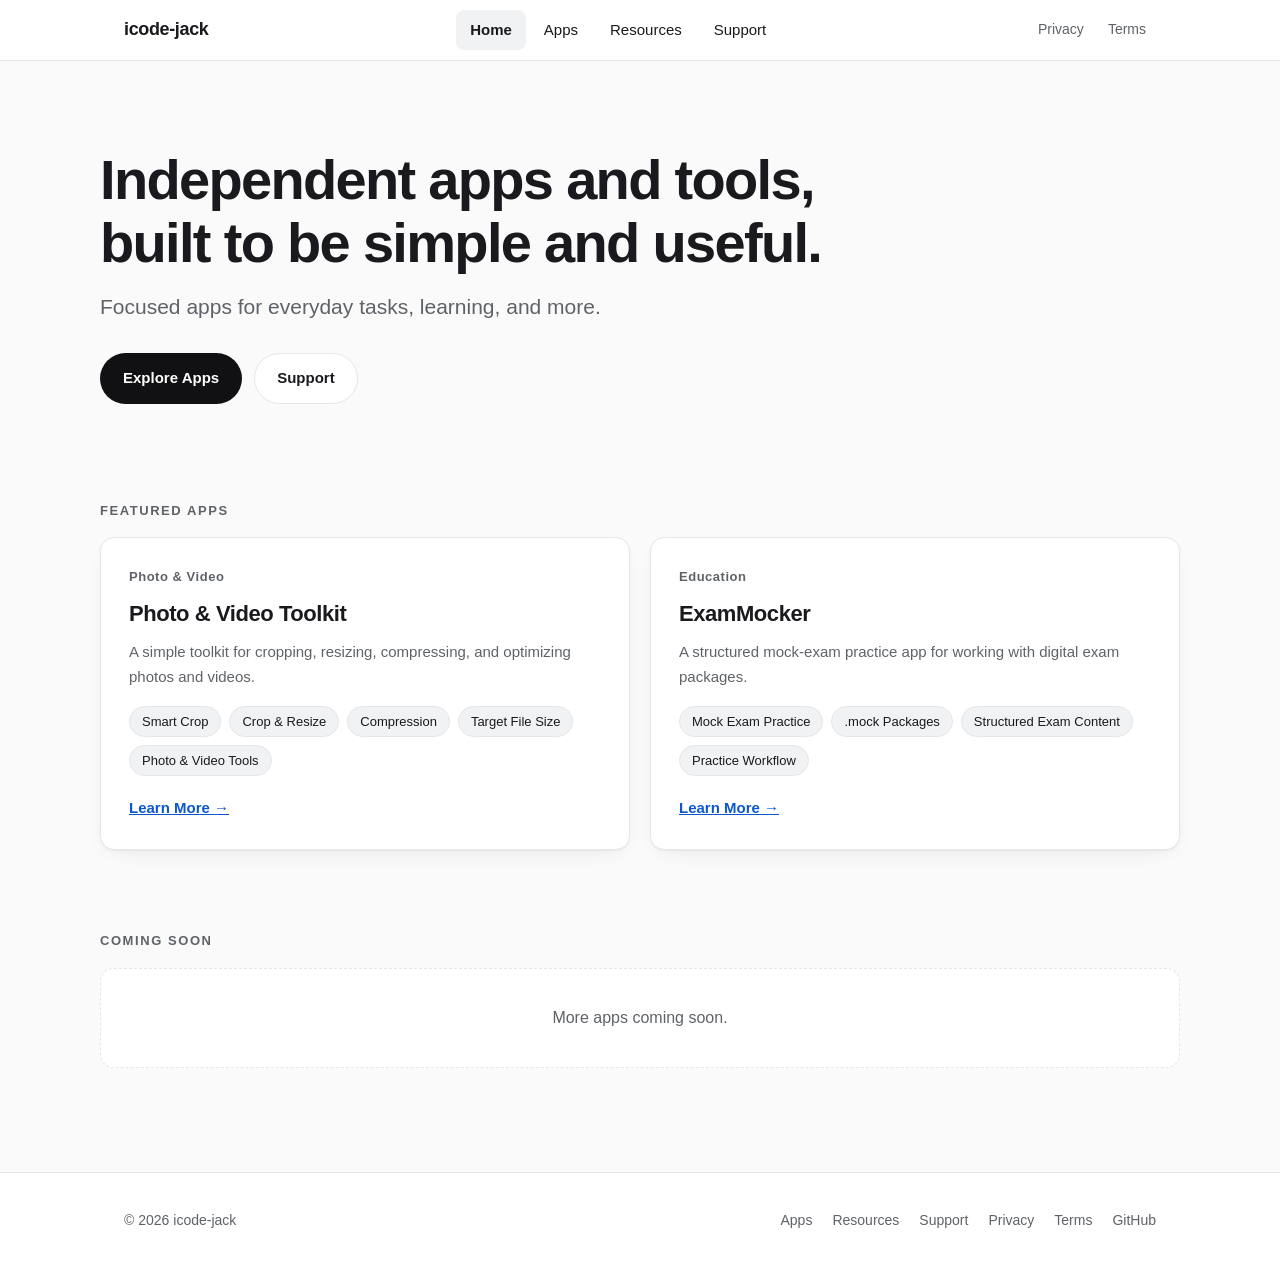
<file: index.html>
<!DOCTYPE html>
<html lang="en">
<head>
  <meta charset="UTF-8">
  <meta name="viewport" content="width=device-width, initial-scale=1">
  <title>icode-jack — Independent Apps &amp; Tools</title>
  <meta name="description" content="Independent apps and tools, built to be simple and useful. Explore the apps and tools developed by icode-jack.">
  <link rel="canonical" href="https://icode-jack.github.io/">
  <link rel="stylesheet" href="/assets/css/styles.css">
</head>
<body>
  <a class="skip" href="#main">Skip to content</a>

  <header class="site-header">
    <div class="wrap nav">
      <a class="brand" href="/">icode-jack</a>
      <button class="nav-toggle" aria-label="Toggle navigation" aria-expanded="false" aria-controls="site-nav">Menu</button>
      <nav id="site-nav" aria-label="Primary">
        <ul class="nav-links">
          <li><a href="/" aria-current="page">Home</a></li>
          <li><a href="/apps/">Apps</a></li>
          <li><a href="/resources/exammocker-mock.html">Resources</a></li>
          <li><a href="/support/">Support</a></li>
          <li class="m-only"><a href="/privacy/photo-video-toolkit.html">Privacy</a></li>
          <li class="m-only"><a href="/terms/">Terms</a></li>
        </ul>
      </nav>
      <div class="nav-meta">
        <a href="/privacy/photo-video-toolkit.html">Privacy</a>
        <a href="/terms/">Terms</a>
      </div>
    </div>
  </header>

  <main id="main">
    <section class="hero wrap">
      <h1>Independent apps and tools,<br>built to be simple and useful.</h1>
      <p class="sub">Focused apps for everyday tasks, learning, and more.</p>
      <div class="cta-row">
        <a class="btn btn-primary" href="/apps/">Explore Apps</a>
        <a class="btn btn-ghost" href="/support/">Support</a>
      </div>
    </section>

    <section class="section wrap">
      <h2 class="section-title">Featured Apps</h2>
      <div class="cards">
        <article class="card reveal">
          <p class="kicker">Photo &amp; Video</p>
          <h2>Photo &amp; Video Toolkit</h2>
          <p>A simple toolkit for cropping, resizing, compressing, and optimizing photos and videos.</p>
          <ul class="tag-list">
            <li>Smart Crop</li><li>Crop &amp; Resize</li><li>Compression</li><li>Target File Size</li><li>Photo &amp; Video Tools</li>
          </ul>
          <div class="spacer"></div>
          <a class="link-more" href="/apps/photo-video-toolkit.html">Learn More →</a>
        </article>

        <article class="card reveal">
          <p class="kicker">Education</p>
          <h2>ExamMocker</h2>
          <p>A structured mock-exam practice app for working with digital exam packages.</p>
          <ul class="tag-list">
            <li>Mock Exam Practice</li><li>.mock Packages</li><li>Structured Exam Content</li><li>Practice Workflow</li>
          </ul>
          <div class="spacer"></div>
          <a class="link-more" href="/apps/exammocker.html">Learn More →</a>
        </article>
      </div>
    </section>

    <section class="section wrap">
      <h2 class="section-title">Coming Soon</h2>
      <div class="soon reveal">
        <p style="margin:0">More apps coming soon.</p>
      </div>
    </section>
  </main>

  <footer class="site-footer">
    <div class="wrap foot">
      <div>
        <p class="copy">© <span class="js-year">2026</span> icode-jack</p>
      </div>
      <nav aria-label="Footer">
        <a href="/apps/">Apps</a>
        <a href="/resources/exammocker-mock.html">Resources</a>
        <a href="/support/">Support</a>
        <a href="/privacy/photo-video-toolkit.html">Privacy</a>
        <a href="/terms/">Terms</a>
        <a href="https://github.com/icode-jack" rel="noopener">GitHub</a>
      </nav>
    </div>
  </footer>

  <script src="/assets/js/main.js"></script>
</body>
</html>
</file>
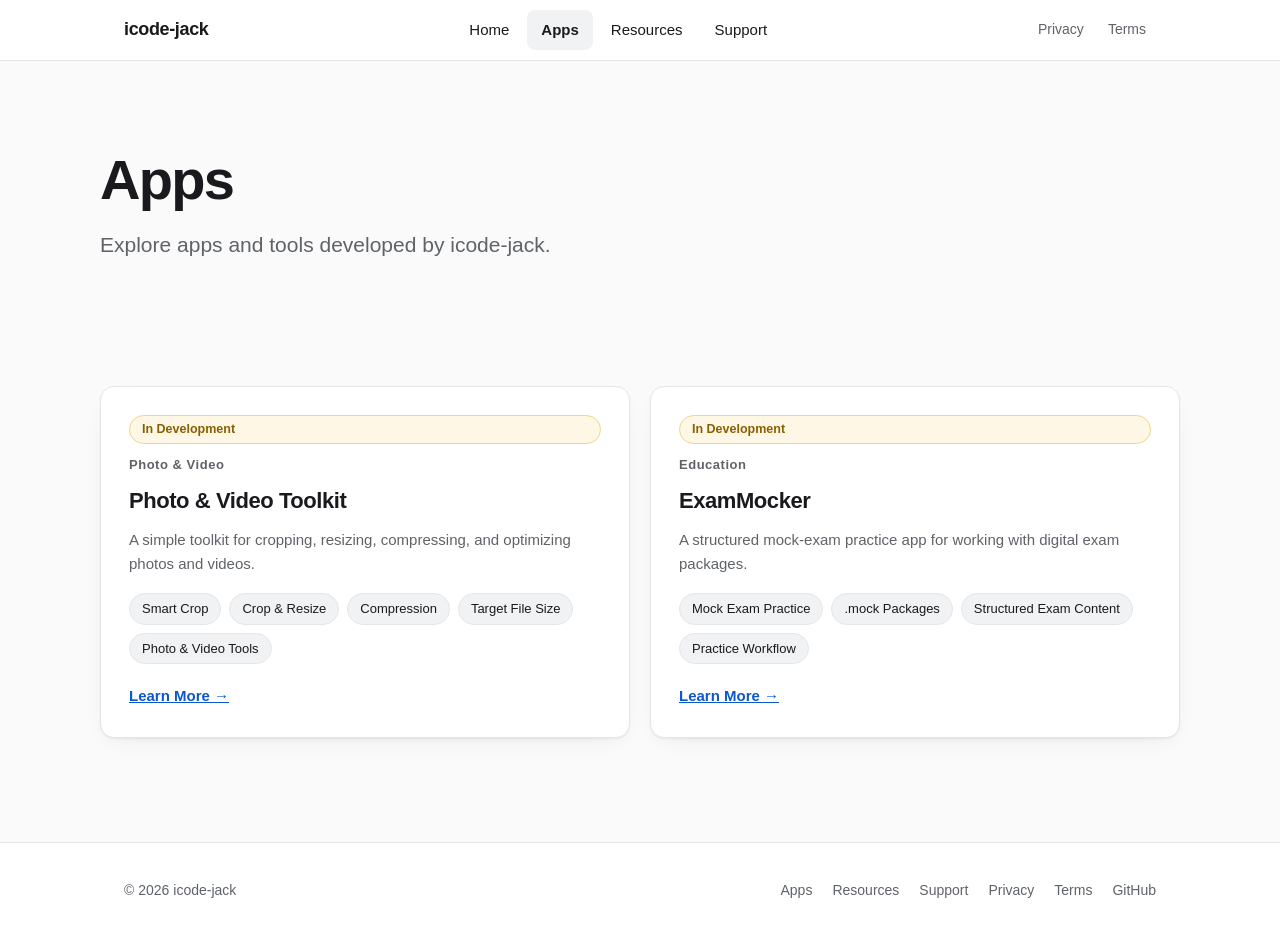
<file: apps/index.html>
<!DOCTYPE html>
<html lang="en">
<head>
  <meta charset="UTF-8">
  <meta name="viewport" content="width=device-width, initial-scale=1">
  <title>Apps — icode-jack</title>
  <meta name="description" content="Explore apps and tools developed by icode-jack.">
  <link rel="canonical" href="https://icode-jack.github.io/apps/">
  <link rel="stylesheet" href="/assets/css/styles.css">
</head>
<body>
  <a class="skip" href="#main">Skip to content</a>

  <header class="site-header">
    <div class="wrap nav">
      <a class="brand" href="/">icode-jack</a>
      <button class="nav-toggle" aria-label="Toggle navigation" aria-expanded="false" aria-controls="site-nav">Menu</button>
      <nav id="site-nav" aria-label="Primary">
        <ul class="nav-links">
          <li><a href="/">Home</a></li>
          <li><a href="/apps/" aria-current="page">Apps</a></li>
          <li><a href="/resources/exammocker-mock.html">Resources</a></li>
          <li><a href="/support/">Support</a></li>
          <li class="m-only"><a href="/privacy/photo-video-toolkit.html">Privacy</a></li>
          <li class="m-only"><a href="/terms/">Terms</a></li>
        </ul>
      </nav>
      <div class="nav-meta">
        <a href="/privacy/photo-video-toolkit.html">Privacy</a>
        <a href="/terms/">Terms</a>
      </div>
    </div>
  </header>

  <main id="main">
    <section class="hero wrap">
      <h1>Apps</h1>
      <p class="sub">Explore apps and tools developed by icode-jack.</p>
    </section>

    <section class="section wrap">
      <div class="cards">
        <article class="card reveal">
          <span class="status dev">In Development</span>
          <p class="kicker">Photo &amp; Video</p>
          <h2>Photo &amp; Video Toolkit</h2>
          <p>A simple toolkit for cropping, resizing, compressing, and optimizing photos and videos.</p>
          <ul class="tag-list">
            <li>Smart Crop</li><li>Crop &amp; Resize</li><li>Compression</li><li>Target File Size</li><li>Photo &amp; Video Tools</li>
          </ul>
          <div class="spacer"></div>
          <a class="link-more" href="/apps/photo-video-toolkit.html">Learn More →</a>
        </article>

        <article class="card reveal">
          <span class="status dev">In Development</span>
          <p class="kicker">Education</p>
          <h2>ExamMocker</h2>
          <p>A structured mock-exam practice app for working with digital exam packages.</p>
          <ul class="tag-list">
            <li>Mock Exam Practice</li><li>.mock Packages</li><li>Structured Exam Content</li><li>Practice Workflow</li>
          </ul>
          <div class="spacer"></div>
          <a class="link-more" href="/apps/exammocker.html">Learn More →</a>
        </article>
      </div>
    </section>
  </main>

  <footer class="site-footer">
    <div class="wrap foot">
      <div>
        <p class="copy">© <span class="js-year">2026</span> icode-jack</p>
      </div>
      <nav aria-label="Footer">
        <a href="/apps/">Apps</a>
        <a href="/resources/exammocker-mock.html">Resources</a>
        <a href="/support/">Support</a>
        <a href="/privacy/photo-video-toolkit.html">Privacy</a>
        <a href="/terms/">Terms</a>
        <a href="https://github.com/icode-jack" rel="noopener">GitHub</a>
      </nav>
    </div>
  </footer>

  <script src="/assets/js/main.js"></script>
</body>
</html>
</file>
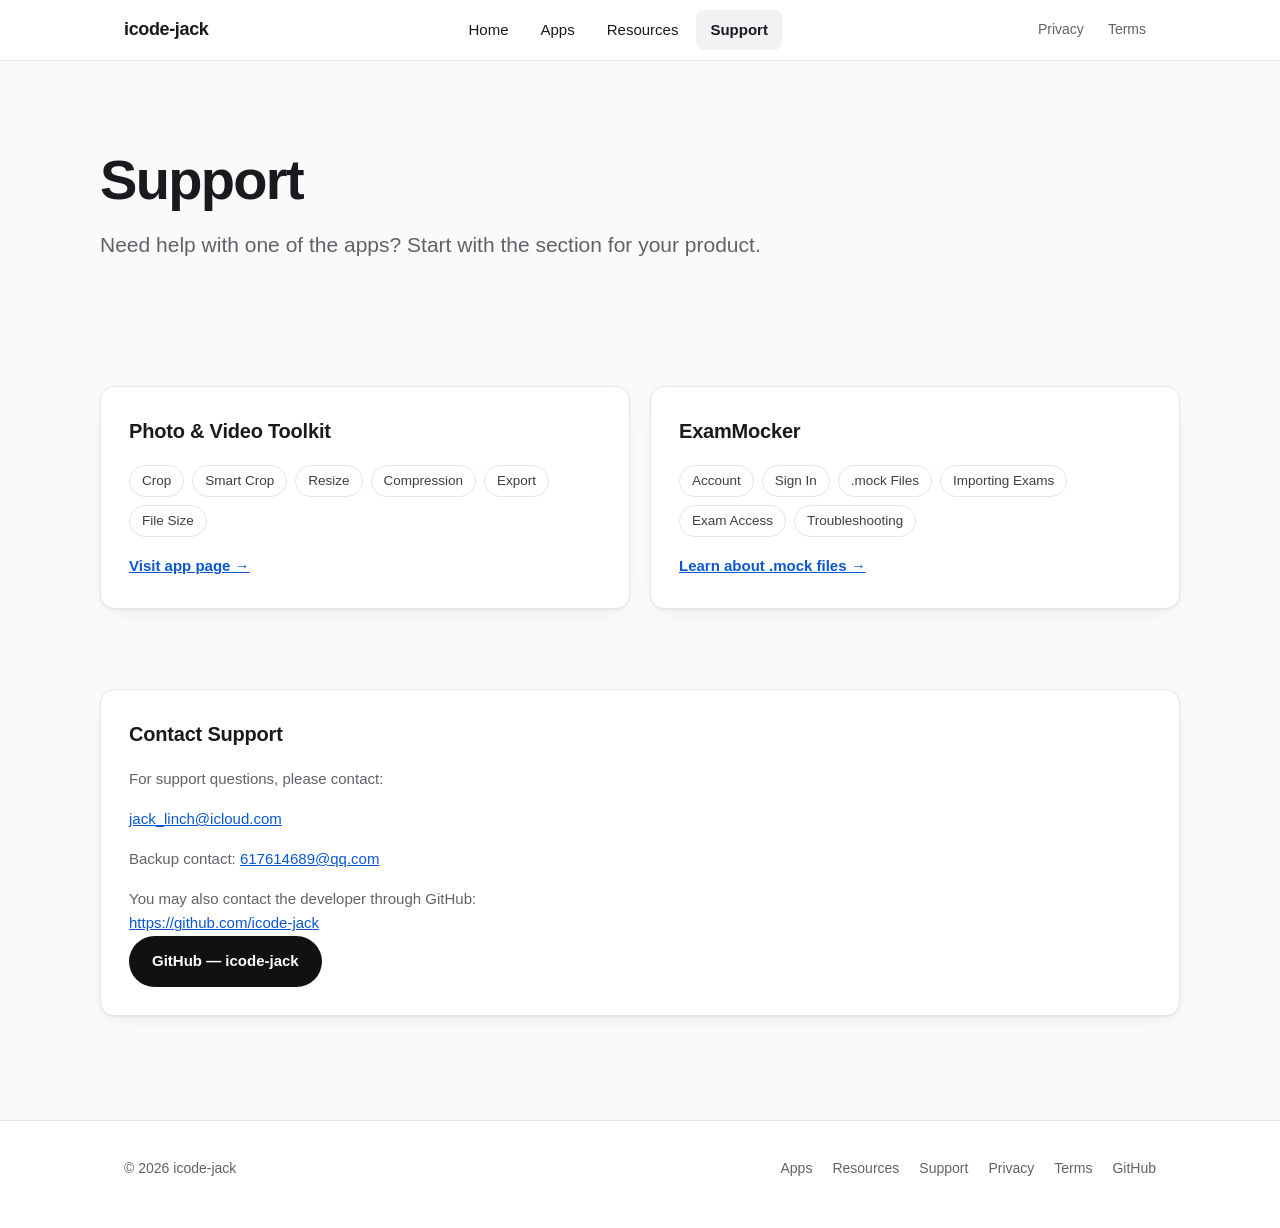
<file: support/index.html>
<!DOCTYPE html>
<html lang="en">
<head>
  <meta charset="UTF-8">
  <meta name="viewport" content="width=device-width, initial-scale=1">
  <title>Support — icode-jack</title>
  <meta name="description" content="Support for icode-jack apps — Photo &amp; Video Toolkit and ExamMocker.">
  <link rel="canonical" href="https://icode-jack.github.io/support/">
  <link rel="stylesheet" href="/assets/css/styles.css">
</head>
<body>
  <a class="skip" href="#main">Skip to content</a>

  <header class="site-header">
    <div class="wrap nav">
      <a class="brand" href="/">icode-jack</a>
      <button class="nav-toggle" aria-label="Toggle navigation" aria-expanded="false" aria-controls="site-nav">Menu</button>
      <nav id="site-nav" aria-label="Primary">
        <ul class="nav-links">
          <li><a href="/">Home</a></li>
          <li><a href="/apps/">Apps</a></li>
          <li><a href="/resources/exammocker-mock.html">Resources</a></li>
          <li><a href="/support/" aria-current="page">Support</a></li>
          <li class="m-only"><a href="/privacy/photo-video-toolkit.html">Privacy</a></li>
          <li class="m-only"><a href="/terms/">Terms</a></li>
        </ul>
      </nav>
      <div class="nav-meta">
        <a href="/privacy/photo-video-toolkit.html">Privacy</a>
        <a href="/terms/">Terms</a>
      </div>
    </div>
  </header>

  <main id="main">
    <section class="hero wrap">
      <h1>Support</h1>
      <p class="sub">Need help with one of the apps? Start with the section for your product.</p>
    </section>

    <section class="section wrap">
      <div class="split">
        <div class="panel reveal">
          <h2>Photo &amp; Video Toolkit</h2>
          <ul class="topics">
            <li>Crop</li><li>Smart Crop</li><li>Resize</li><li>Compression</li><li>Export</li><li>File Size</li>
          </ul>
          <a class="link-more" href="/apps/photo-video-toolkit.html">Visit app page →</a>
        </div>
        <div class="panel reveal">
          <h2>ExamMocker</h2>
          <ul class="topics">
            <li>Account</li><li>Sign In</li><li>.mock Files</li><li>Importing Exams</li><li>Exam Access</li><li>Troubleshooting</li>
          </ul>
          <a class="link-more" href="/resources/exammocker-mock.html">Learn about .mock files →</a>
        </div>
      </div>
    </section>

    <section class="section wrap">
      <div class="panel reveal">
        <h2>Contact Support</h2>
        <p>For support questions, please contact:</p>
        <p><a href="mailto:jack_linch@icloud.com">jack_linch@icloud.com</a></p>
        <p>Backup contact: <a href="mailto:617614689@qq.com">617614689@qq.com</a></p>
        <p>You may also contact the developer through GitHub:<br><a href="https://github.com/icode-jack" rel="noopener">https://github.com/icode-jack</a></p>
        <a class="btn btn-primary" href="https://github.com/icode-jack" rel="noopener">GitHub — icode-jack</a>
      </div>
    </section>
  </main>

  <footer class="site-footer">
    <div class="wrap foot">
      <div>
        <p class="copy">© <span class="js-year">2026</span> icode-jack</p>
      </div>
      <nav aria-label="Footer">
        <a href="/apps/">Apps</a>
        <a href="/resources/exammocker-mock.html">Resources</a>
        <a href="/support/">Support</a>
        <a href="/privacy/photo-video-toolkit.html">Privacy</a>
        <a href="/terms/">Terms</a>
        <a href="https://github.com/icode-jack" rel="noopener">GitHub</a>
      </nav>
    </div>
  </footer>

  <script src="/assets/js/main.js"></script>
</body>
</html>
</file>
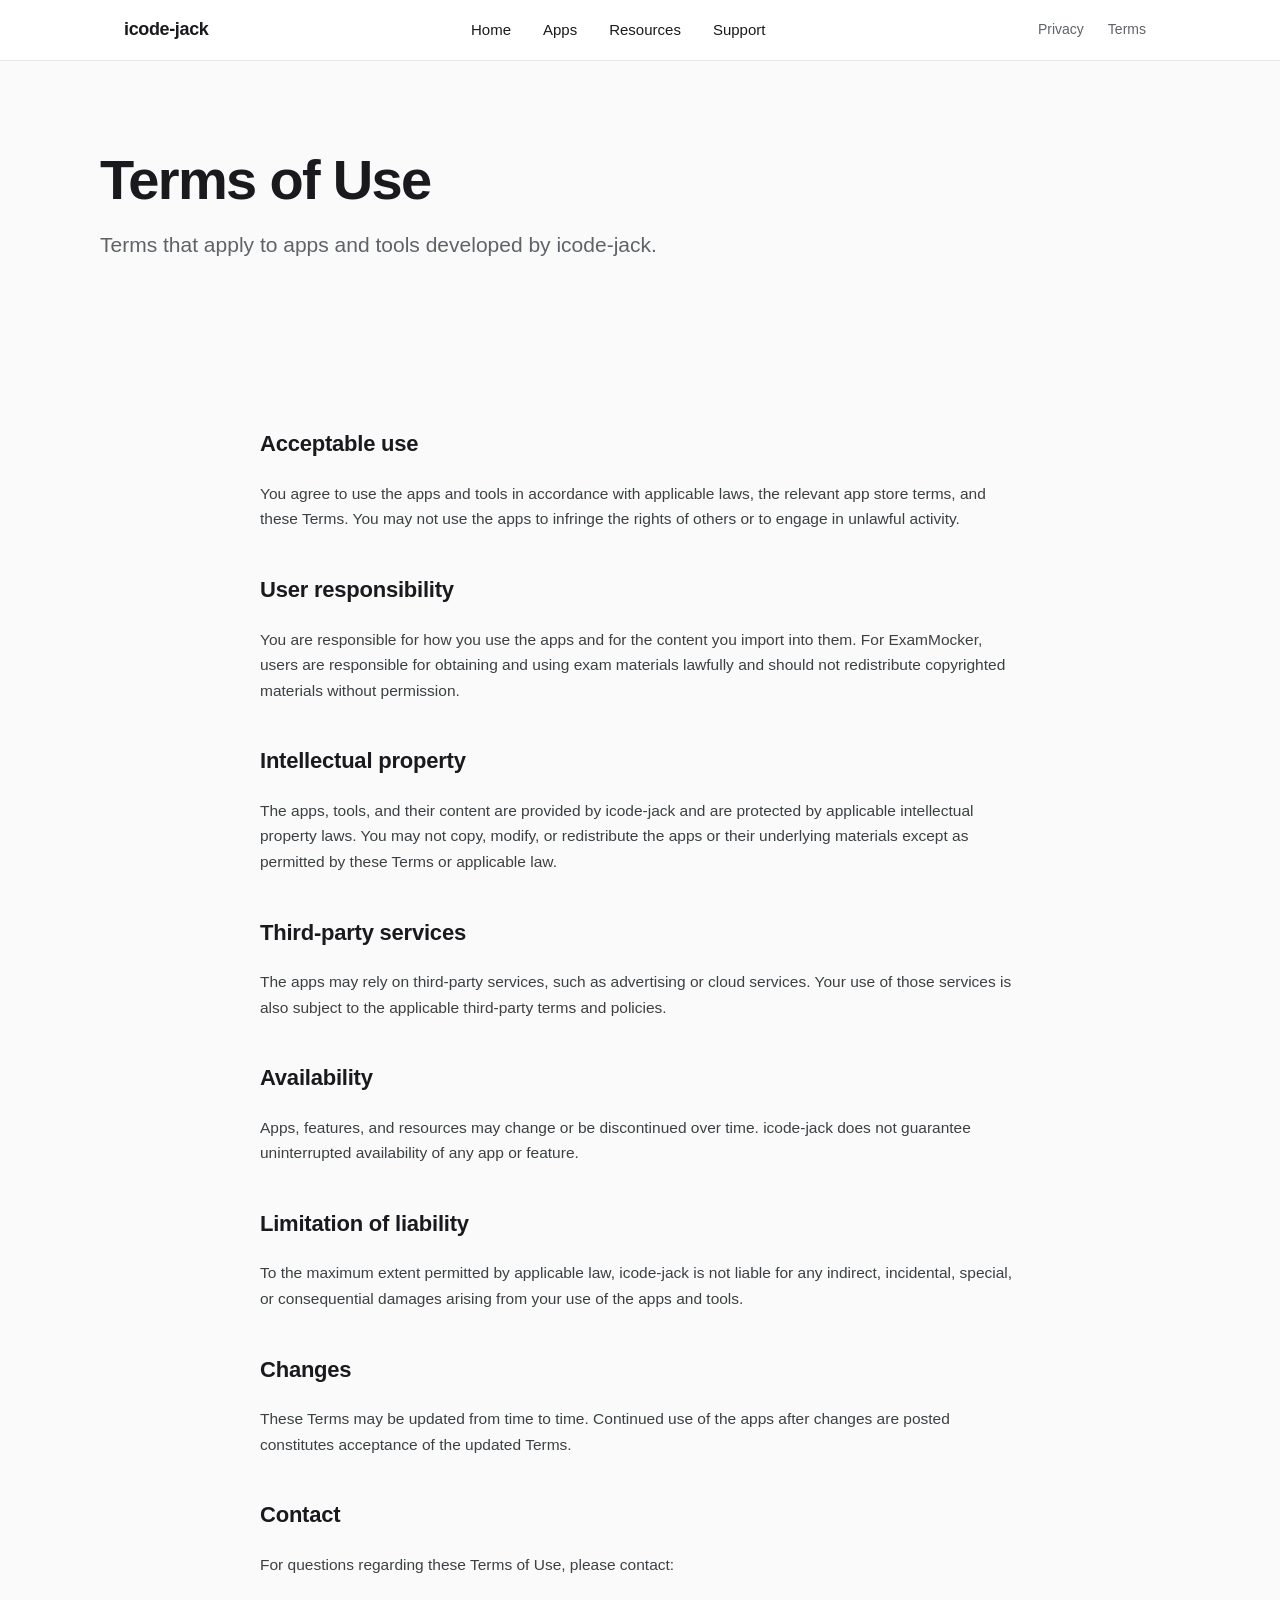
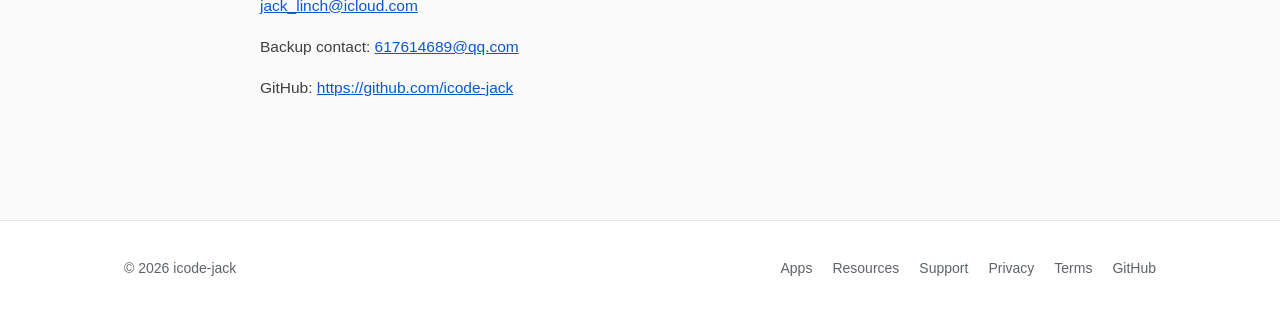
<file: terms/index.html>
<!DOCTYPE html>
<html lang="en">
<head>
  <meta charset="UTF-8">
  <meta name="viewport" content="width=device-width, initial-scale=1">
  <title>Terms of Use — icode-jack</title>
  <meta name="description" content="Terms of Use for apps and tools developed by icode-jack.">
  <link rel="canonical" href="https://icode-jack.github.io/terms/">
  <link rel="stylesheet" href="/assets/css/styles.css">
</head>
<body>
  <a class="skip" href="#main">Skip to content</a>

  <header class="site-header">
    <div class="wrap nav">
      <a class="brand" href="/">icode-jack</a>
      <button class="nav-toggle" aria-label="Toggle navigation" aria-expanded="false" aria-controls="site-nav">Menu</button>
      <nav id="site-nav" aria-label="Primary">
        <ul class="nav-links">
          <li><a href="/">Home</a></li>
          <li><a href="/apps/">Apps</a></li>
          <li><a href="/resources/exammocker-mock.html">Resources</a></li>
          <li><a href="/support/">Support</a></li>
          <li class="m-only"><a href="/privacy/photo-video-toolkit.html">Privacy</a></li>
          <li class="m-only"><a href="/terms/" aria-current="page">Terms</a></li>
        </ul>
      </nav>
      <div class="nav-meta">
        <a href="/privacy/photo-video-toolkit.html">Privacy</a>
        <a href="/terms/" aria-current="page">Terms</a>
      </div>
    </div>
  </header>

  <main id="main">
    <section class="hero wrap">
      <h1>Terms of Use</h1>
      <p class="sub">Terms that apply to apps and tools developed by icode-jack.</p>
    </section>

    <section class="section wrap prose">
      <h2>Acceptable use</h2>
      <p>You agree to use the apps and tools in accordance with applicable laws, the relevant app store terms, and these Terms. You may not use the apps to infringe the rights of others or to engage in unlawful activity.</p>

      <h2>User responsibility</h2>
      <p>You are responsible for how you use the apps and for the content you import into them. For ExamMocker, users are responsible for obtaining and using exam materials lawfully and should not redistribute copyrighted materials without permission.</p>

      <h2>Intellectual property</h2>
      <p>The apps, tools, and their content are provided by icode-jack and are protected by applicable intellectual property laws. You may not copy, modify, or redistribute the apps or their underlying materials except as permitted by these Terms or applicable law.</p>

      <h2>Third-party services</h2>
      <p>The apps may rely on third-party services, such as advertising or cloud services. Your use of those services is also subject to the applicable third-party terms and policies.</p>

      <h2>Availability</h2>
      <p>Apps, features, and resources may change or be discontinued over time. icode-jack does not guarantee uninterrupted availability of any app or feature.</p>

      <h2>Limitation of liability</h2>
      <p>To the maximum extent permitted by applicable law, icode-jack is not liable for any indirect, incidental, special, or consequential damages arising from your use of the apps and tools.</p>

      <h2>Changes</h2>
      <p>These Terms may be updated from time to time. Continued use of the apps after changes are posted constitutes acceptance of the updated Terms.</p>

      <h2>Contact</h2>
      <p>For questions regarding these Terms of Use, please contact:</p>
      <p><a href="mailto:jack_linch@icloud.com">jack_linch@icloud.com</a></p>
      <p>Backup contact: <a href="mailto:617614689@qq.com">617614689@qq.com</a></p>
      <p>GitHub: <a href="https://github.com/icode-jack" rel="noopener">https://github.com/icode-jack</a></p>
    </section>
  </main>

  <footer class="site-footer">
    <div class="wrap foot">
      <div>
        <p class="copy">© <span class="js-year">2026</span> icode-jack</p>
      </div>
      <nav aria-label="Footer">
        <a href="/apps/">Apps</a>
        <a href="/resources/exammocker-mock.html">Resources</a>
        <a href="/support/">Support</a>
        <a href="/privacy/photo-video-toolkit.html">Privacy</a>
        <a href="/terms/">Terms</a>
        <a href="https://github.com/icode-jack" rel="noopener">GitHub</a>
      </nav>
    </div>
  </footer>

  <script src="/assets/js/main.js"></script>
</body>
</html>
</file>
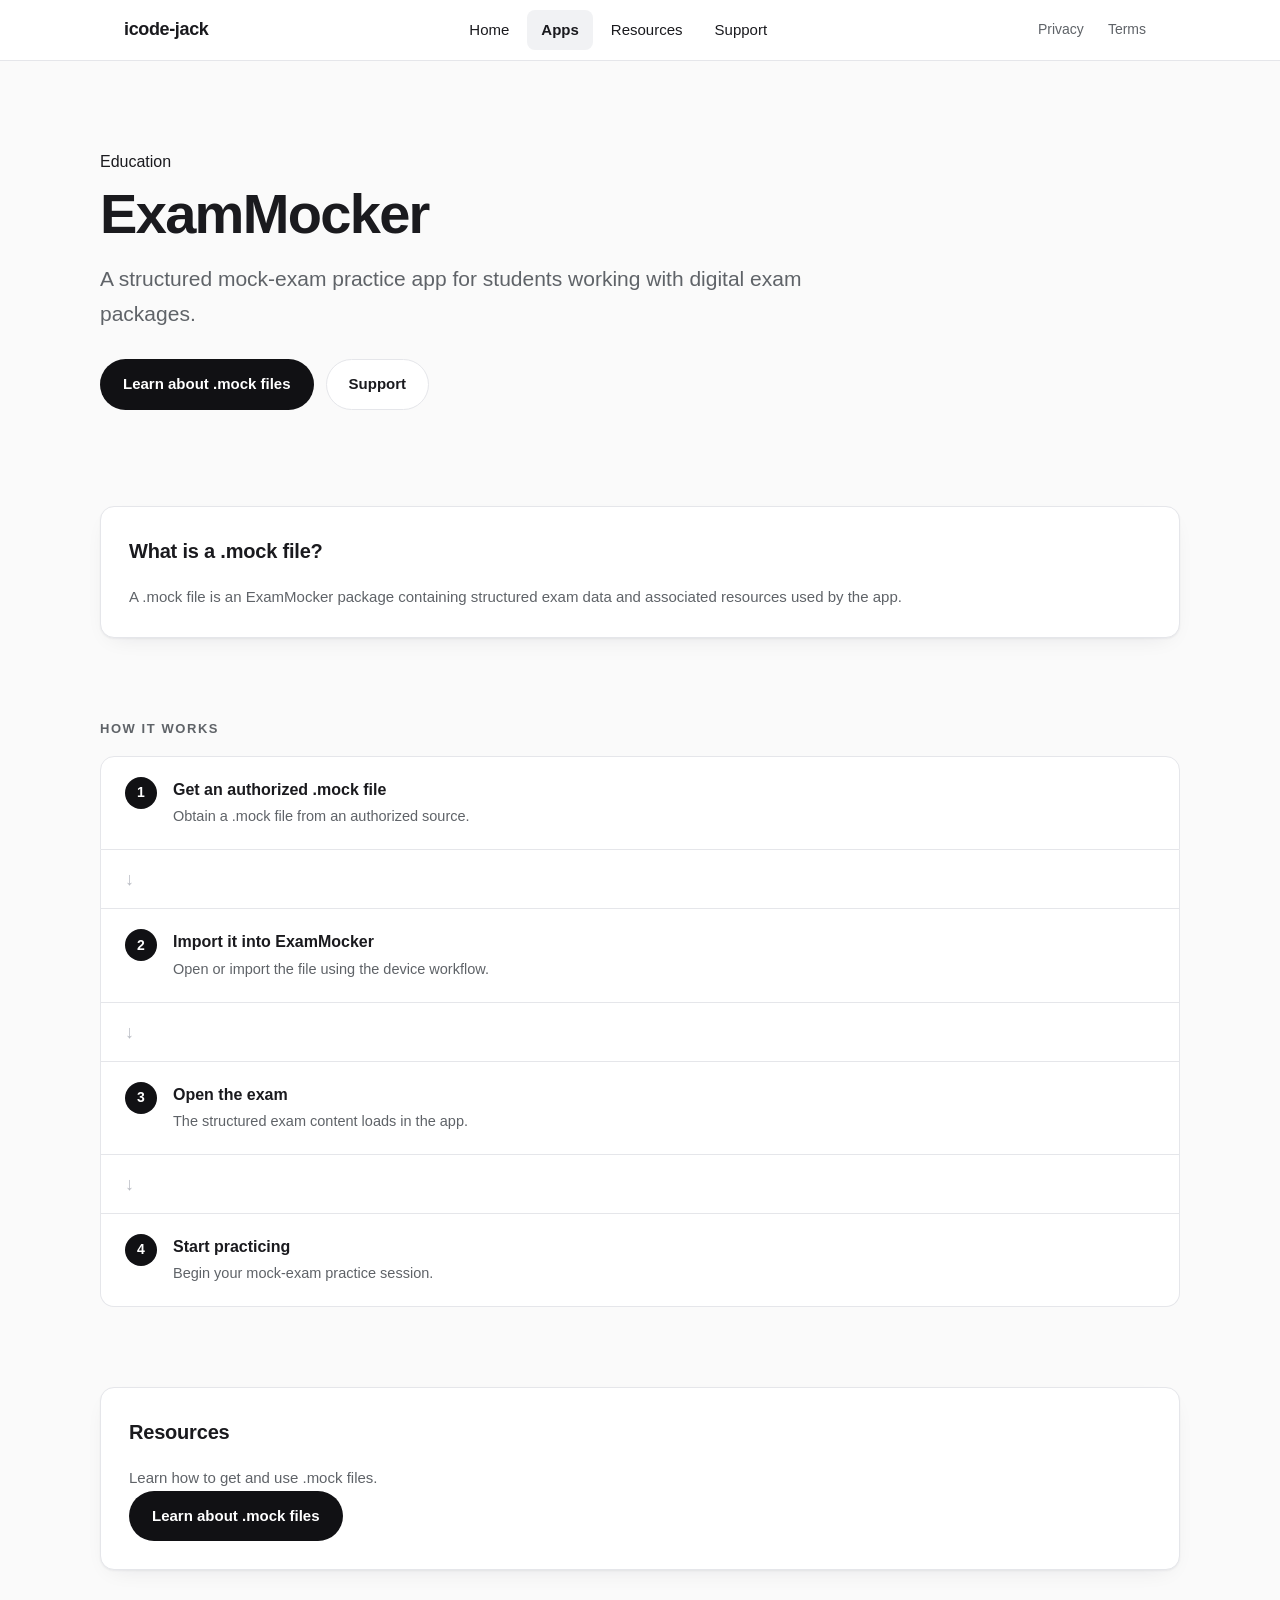
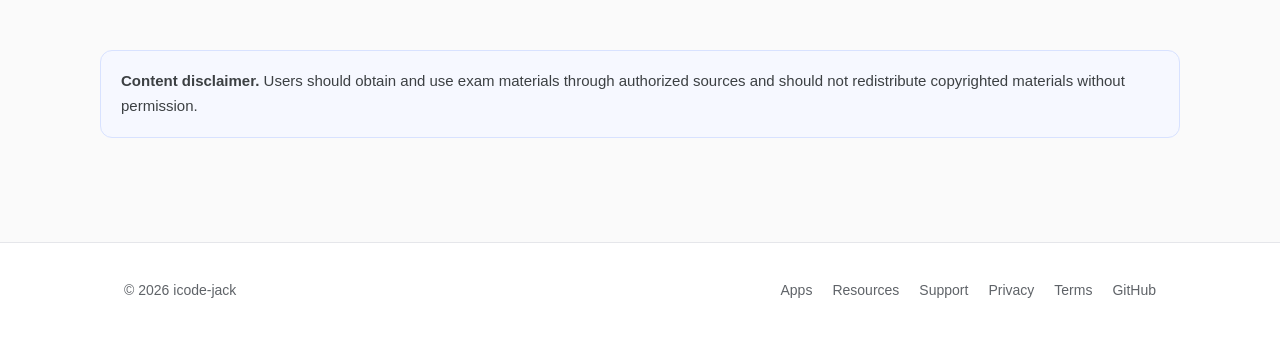
<file: apps/exammocker.html>
<!DOCTYPE html>
<html lang="en">
<head>
  <meta charset="UTF-8">
  <meta name="viewport" content="width=device-width, initial-scale=1">
  <title>ExamMocker — Mock Exam Practice</title>
  <meta name="description" content="ExamMocker — a structured mock-exam practice app for students working with digital exam packages.">
  <link rel="canonical" href="https://icode-jack.github.io/apps/exammocker.html">
  <link rel="stylesheet" href="/assets/css/styles.css">
</head>
<body>
  <a class="skip" href="#main">Skip to content</a>

  <header class="site-header">
    <div class="wrap nav">
      <a class="brand" href="/">icode-jack</a>
      <button class="nav-toggle" aria-label="Toggle navigation" aria-expanded="false" aria-controls="site-nav">Menu</button>
      <nav id="site-nav" aria-label="Primary">
        <ul class="nav-links">
          <li><a href="/">Home</a></li>
          <li><a href="/apps/" aria-current="page">Apps</a></li>
          <li><a href="/resources/exammocker-mock.html">Resources</a></li>
          <li><a href="/support/">Support</a></li>
          <li class="m-only"><a href="/privacy/exammocker.html">Privacy</a></li>
          <li class="m-only"><a href="/terms/">Terms</a></li>
        </ul>
      </nav>
      <div class="nav-meta">
        <a href="/privacy/exammocker.html">Privacy</a>
        <a href="/terms/">Terms</a>
      </div>
    </div>
  </header>

  <main id="main">
    <section class="hero wrap">
      <p class="kicker" style="margin:0 0 8px">Education</p>
      <h1>ExamMocker</h1>
      <p class="sub">A structured mock-exam practice app for students working with digital exam packages.</p>
      <div class="cta-row">
        <a class="btn btn-primary" href="/resources/exammocker-mock.html">Learn about .mock files</a>
        <a class="btn btn-ghost" href="/support/">Support</a>
      </div>
    </section>

    <section class="section wrap">
      <div class="panel reveal">
        <h2>What is a .mock file?</h2>
        <p>A .mock file is an ExamMocker package containing structured exam data and associated resources used by the app.</p>
      </div>
    </section>

    <section class="section wrap">
      <h2 class="section-title">How it works</h2>
      <ol class="steps">
        <li class="reveal"><span class="step-n">1</span><div><strong>Get an authorized .mock file</strong><p style="margin:2px 0 0;color:var(--muted);font-size:14.5px">Obtain a .mock file from an authorized source.</p></div></li>
        <li class="step-arrow reveal" aria-hidden="true">↓</li>
        <li class="reveal"><span class="step-n">2</span><div><strong>Import it into ExamMocker</strong><p style="margin:2px 0 0;color:var(--muted);font-size:14.5px">Open or import the file using the device workflow.</p></div></li>
        <li class="step-arrow reveal" aria-hidden="true">↓</li>
        <li class="reveal"><span class="step-n">3</span><div><strong>Open the exam</strong><p style="margin:2px 0 0;color:var(--muted);font-size:14.5px">The structured exam content loads in the app.</p></div></li>
        <li class="step-arrow reveal" aria-hidden="true">↓</li>
        <li class="reveal"><span class="step-n">4</span><div><strong>Start practicing</strong><p style="margin:2px 0 0;color:var(--muted);font-size:14.5px">Begin your mock-exam practice session.</p></div></li>
      </ol>
    </section>

    <section class="section wrap">
      <div class="panel reveal">
        <h2>Resources</h2>
        <p>Learn how to get and use .mock files.</p>
        <a class="btn btn-primary" href="/resources/exammocker-mock.html">Learn about .mock files</a>
      </div>
    </section>

    <section class="section wrap">
      <div class="note reveal">
        <strong>Content disclaimer.</strong> Users should obtain and use exam materials through authorized sources and should not redistribute copyrighted materials without permission.
      </div>
    </section>
  </main>

  <footer class="site-footer">
    <div class="wrap foot">
      <div>
        <p class="copy">© <span class="js-year">2026</span> icode-jack</p>
      </div>
      <nav aria-label="Footer">
        <a href="/apps/">Apps</a>
        <a href="/resources/exammocker-mock.html">Resources</a>
        <a href="/support/">Support</a>
        <a href="/privacy/exammocker.html">Privacy</a>
        <a href="/terms/">Terms</a>
        <a href="https://github.com/icode-jack" rel="noopener">GitHub</a>
      </nav>
    </div>
  </footer>

  <script src="/assets/js/main.js"></script>
</body>
</html>
</file>
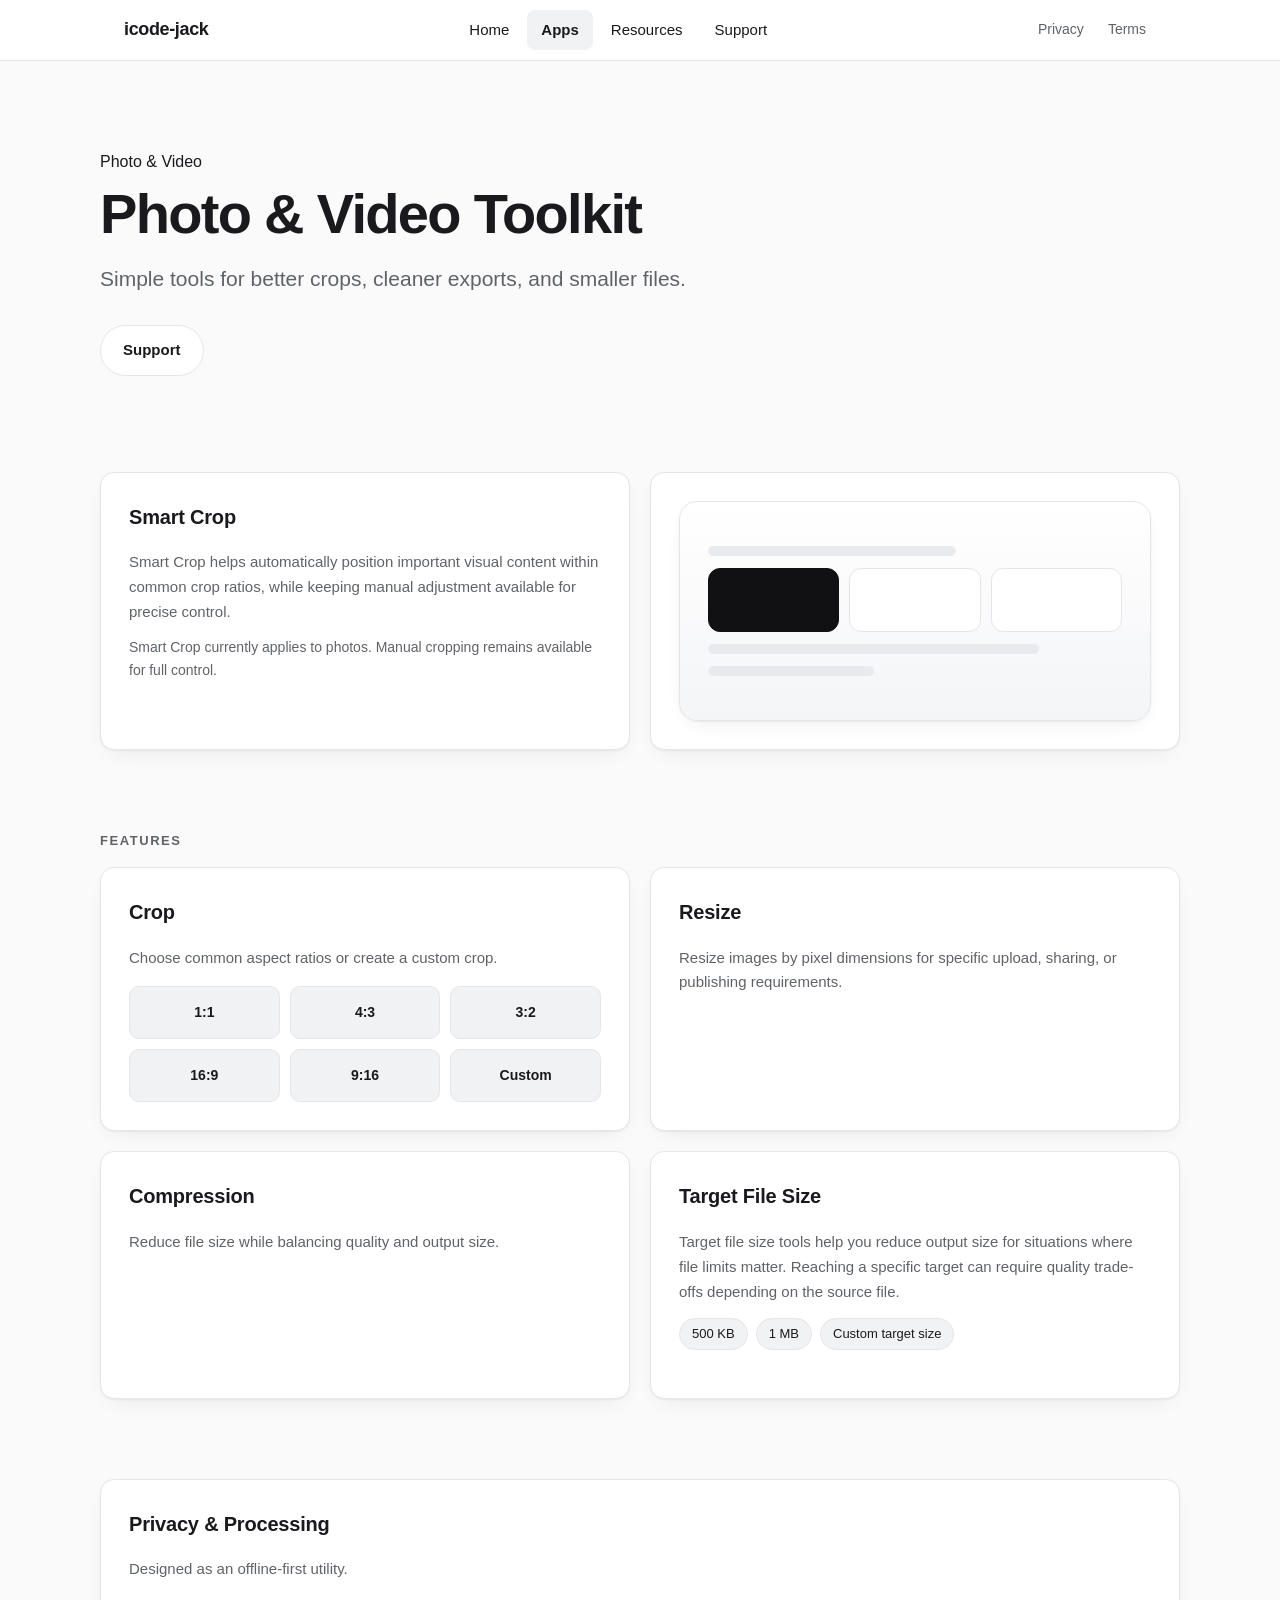
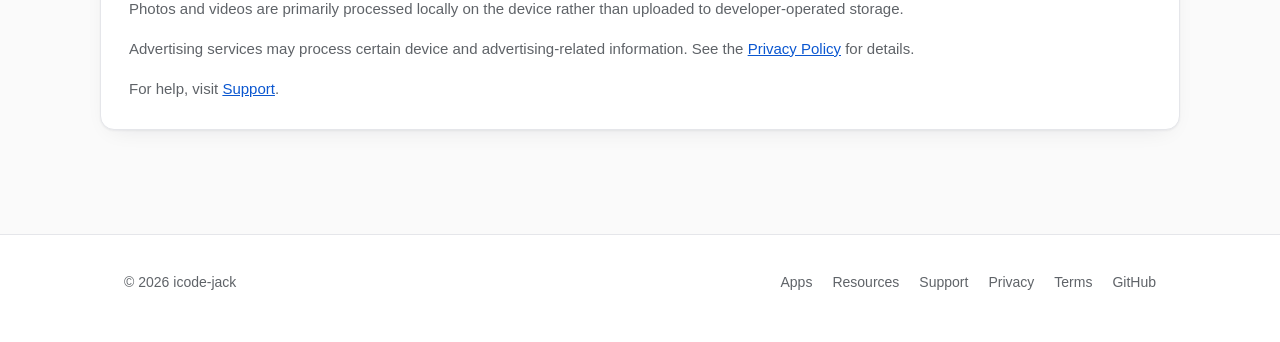
<file: apps/photo-video-toolkit.html>
<!DOCTYPE html>
<html lang="en">
<head>
  <meta charset="UTF-8">
  <meta name="viewport" content="width=device-width, initial-scale=1">
  <title>Photo &amp; Video Toolkit — Crop, Resize &amp; Compress</title>
  <meta name="description" content="Photo &amp; Video Toolkit — simple tools for better crops, cleaner exports, and smaller files. Smart Crop, Crop &amp; Resize, Compression, and Target File Size.">
  <link rel="canonical" href="https://icode-jack.github.io/apps/photo-video-toolkit.html">
  <link rel="stylesheet" href="/assets/css/styles.css">
</head>
<body>
  <a class="skip" href="#main">Skip to content</a>

  <header class="site-header">
    <div class="wrap nav">
      <a class="brand" href="/">icode-jack</a>
      <button class="nav-toggle" aria-label="Toggle navigation" aria-expanded="false" aria-controls="site-nav">Menu</button>
      <nav id="site-nav" aria-label="Primary">
        <ul class="nav-links">
          <li><a href="/">Home</a></li>
          <li><a href="/apps/" aria-current="page">Apps</a></li>
          <li><a href="/resources/exammocker-mock.html">Resources</a></li>
          <li><a href="/support/">Support</a></li>
          <li class="m-only"><a href="/privacy/photo-video-toolkit.html">Privacy</a></li>
          <li class="m-only"><a href="/terms/">Terms</a></li>
        </ul>
      </nav>
      <div class="nav-meta">
        <a href="/privacy/photo-video-toolkit.html">Privacy</a>
        <a href="/terms/">Terms</a>
      </div>
    </div>
  </header>

  <main id="main">
    <section class="hero wrap">
      <p class="kicker" style="margin:0 0 8px">Photo &amp; Video</p>
      <h1>Photo &amp; Video Toolkit</h1>
      <p class="sub">Simple tools for better crops, cleaner exports, and smaller files.</p>
      <div class="cta-row">
        <a class="btn btn-ghost" href="/support/">Support</a>
      </div>
    </section>

    <section class="section wrap">
      <div class="split">
        <div class="panel reveal">
          <h2>Smart Crop</h2>
          <p>Smart Crop helps automatically position important visual content within common crop ratios, while keeping manual adjustment available for precise control.</p>
          <p style="margin-top:12px;font-size:14px">Smart Crop currently applies to photos. Manual cropping remains available for full control.</p>
        </div>
        <div class="panel reveal">
          <div class="mock" aria-hidden="true">
            <div class="bar w60"></div>
            <div class="row">
              <div class="chip fill"></div>
              <div class="chip"></div>
              <div class="chip"></div>
            </div>
            <div class="bar w80"></div>
            <div class="bar w40"></div>
          </div>
        </div>
      </div>
    </section>

    <section class="section wrap">
      <h2 class="section-title">Features</h2>
      <div class="split">
        <div class="panel reveal">
          <h2>Crop</h2>
          <p>Choose common aspect ratios or create a custom crop.</p>
          <div class="ratio-grid">
            <div class="ratio">1:1</div><div class="ratio">4:3</div><div class="ratio">3:2</div>
            <div class="ratio">16:9</div><div class="ratio">9:16</div><div class="ratio">Custom</div>
          </div>
        </div>
        <div class="panel reveal">
          <h2>Resize</h2>
          <p>Resize images by pixel dimensions for specific upload, sharing, or publishing requirements.</p>
        </div>
        <div class="panel reveal">
          <h2>Compression</h2>
          <p>Reduce file size while balancing quality and output size.</p>
        </div>
        <div class="panel reveal">
          <h2>Target File Size</h2>
          <p>Target file size tools help you reduce output size for situations where file limits matter. Reaching a specific target can require quality trade-offs depending on the source file.</p>
          <ul class="tag-list" style="margin-top:14px">
            <li>500 KB</li><li>1 MB</li><li>Custom target size</li>
          </ul>
        </div>
      </div>
    </section>

    <section class="section wrap">
      <div class="panel reveal">
        <h2>Privacy &amp; Processing</h2>
        <p>Designed as an offline-first utility.</p>
        <p>Photos and videos are primarily processed locally on the device rather than uploaded to developer-operated storage.</p>
        <p>Advertising services may process certain device and advertising-related information. See the <a href="/privacy/photo-video-toolkit.html">Privacy Policy</a> for details.</p>
        <p style="margin-bottom:0">For help, visit <a href="/support/">Support</a>.</p>
      </div>
    </section>
  </main>

  <footer class="site-footer">
    <div class="wrap foot">
      <div>
        <p class="copy">© <span class="js-year">2026</span> icode-jack</p>
      </div>
      <nav aria-label="Footer">
        <a href="/apps/">Apps</a>
        <a href="/resources/exammocker-mock.html">Resources</a>
        <a href="/support/">Support</a>
        <a href="/privacy/photo-video-toolkit.html">Privacy</a>
        <a href="/terms/">Terms</a>
        <a href="https://github.com/icode-jack" rel="noopener">GitHub</a>
      </nav>
    </div>
  </footer>

  <script src="/assets/js/main.js"></script>
</body>
</html>
</file>
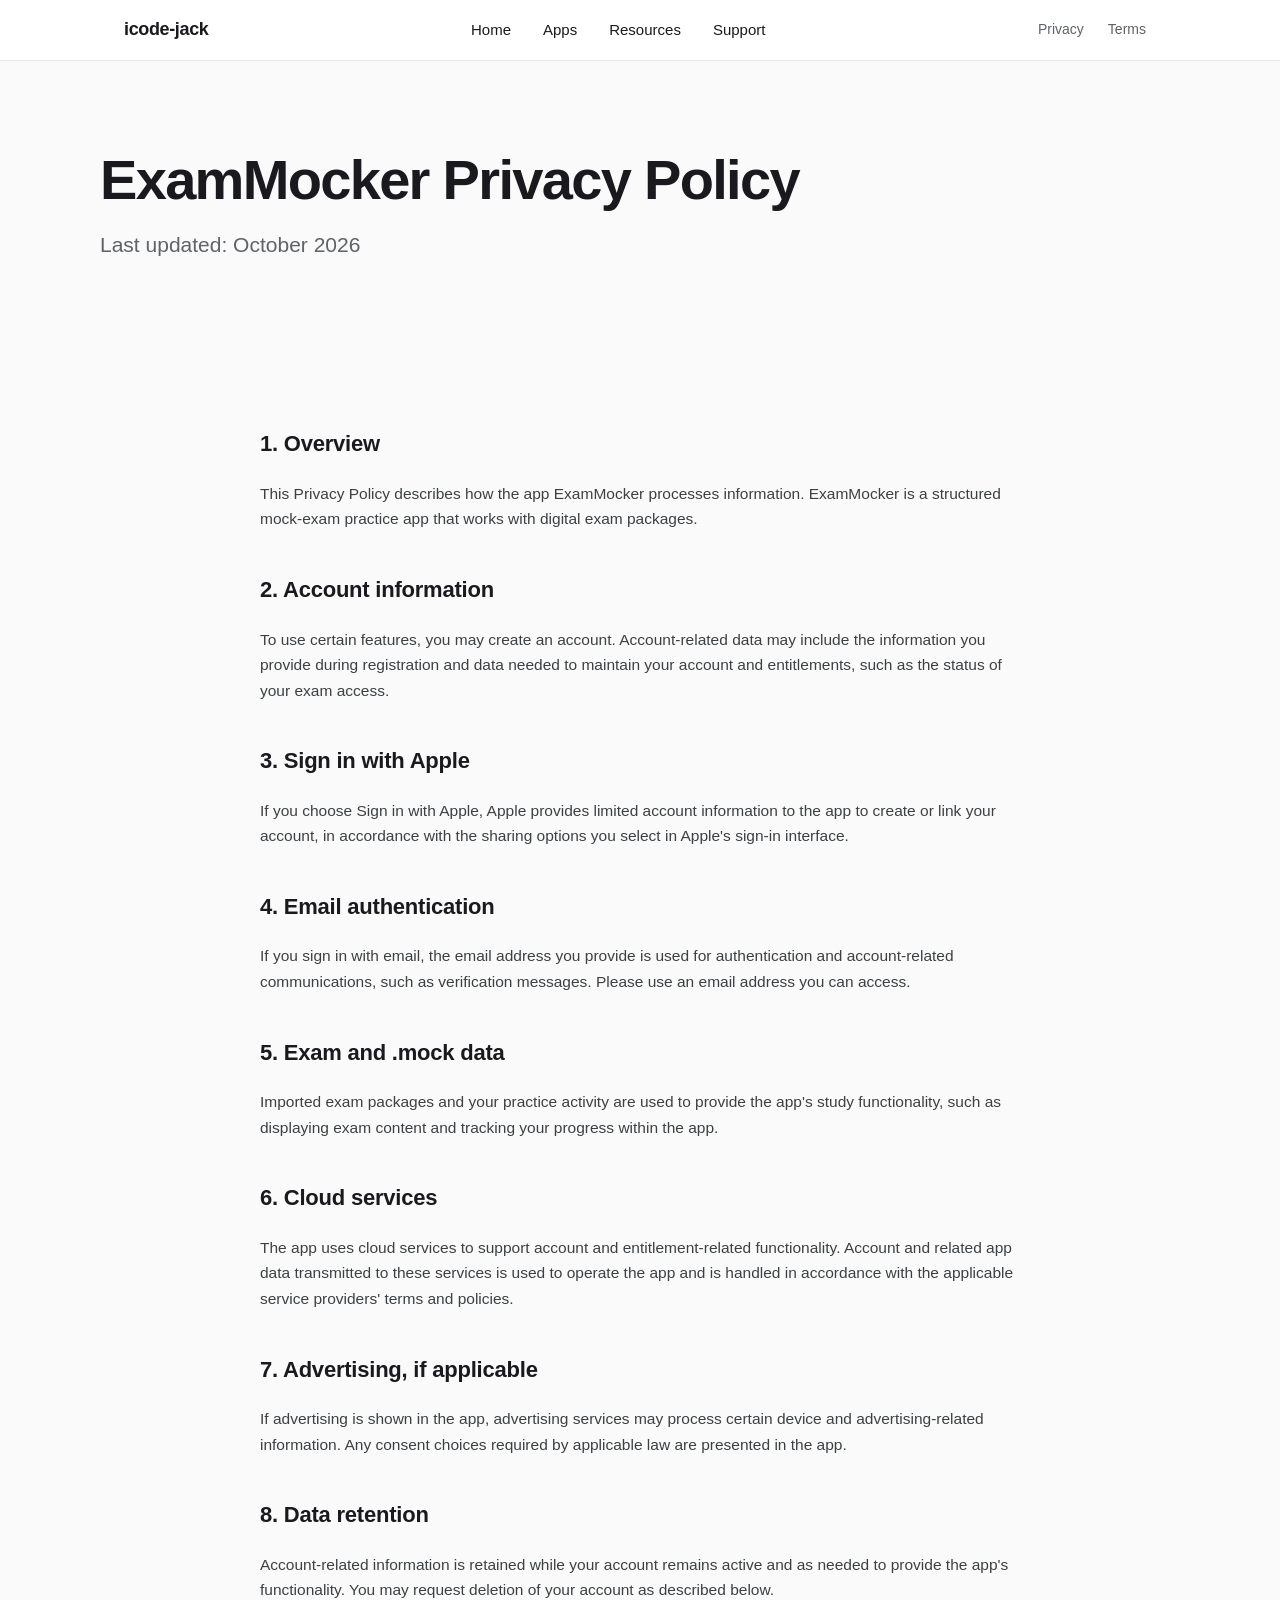
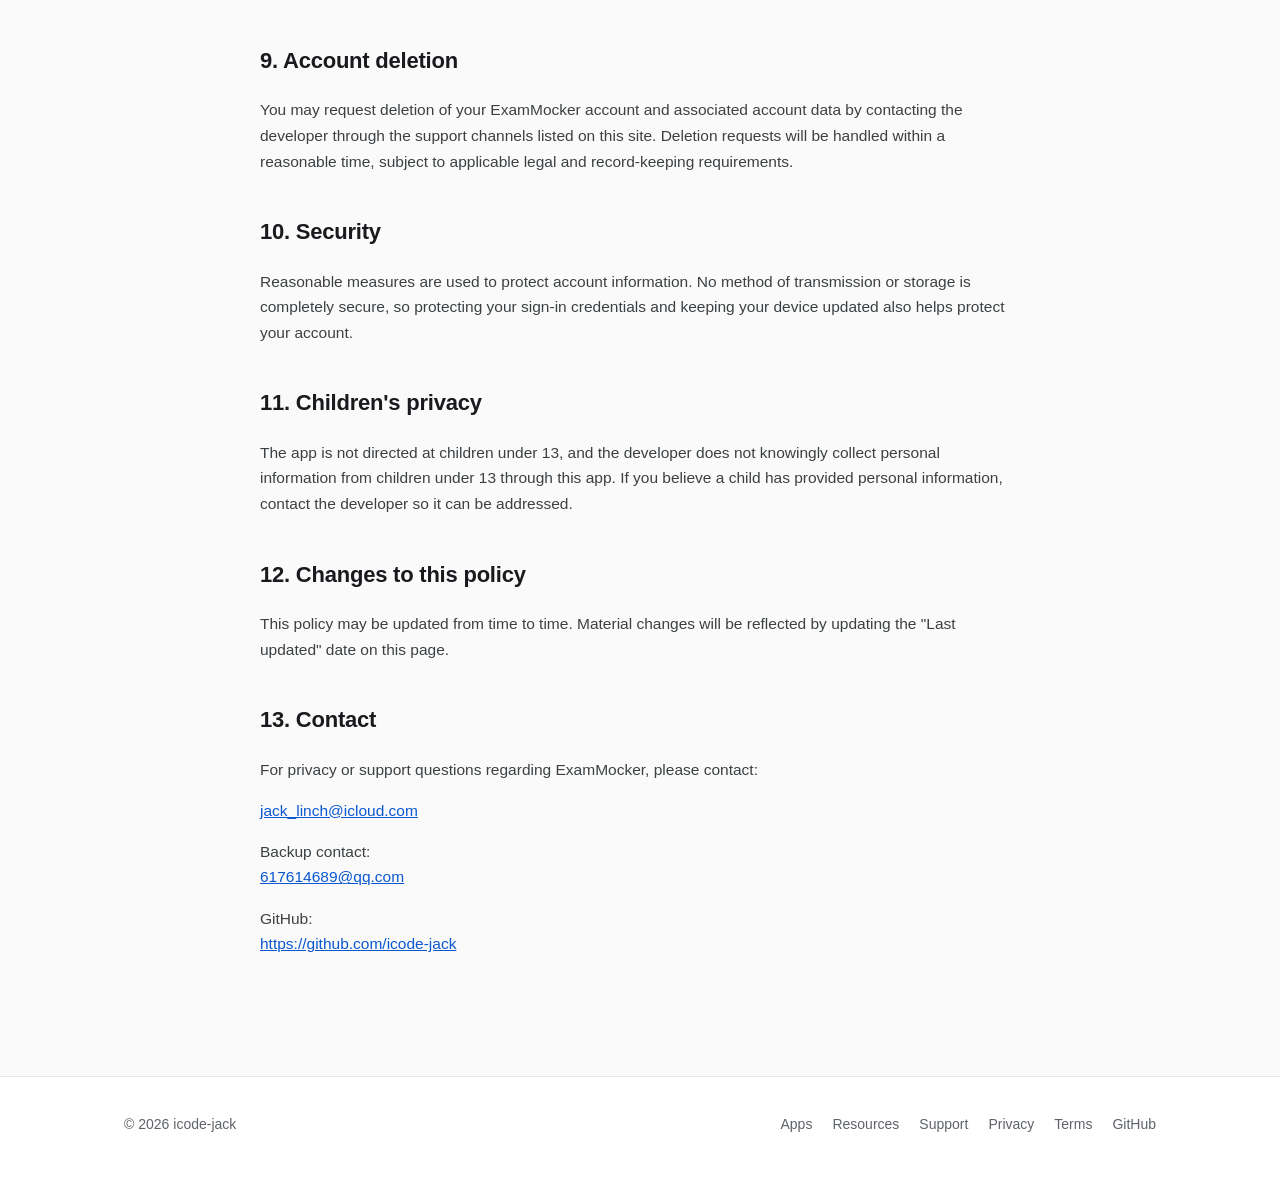
<file: privacy/exammocker.html>
<!DOCTYPE html>
<html lang="en">
<head>
  <meta charset="UTF-8">
  <meta name="viewport" content="width=device-width, initial-scale=1">
  <title>ExamMocker Privacy Policy</title>
  <meta name="description" content="Privacy Policy for ExamMocker by icode-jack.">
  <link rel="canonical" href="https://icode-jack.github.io/privacy/exammocker.html">
  <link rel="stylesheet" href="/assets/css/styles.css">
</head>
<body>
  <a class="skip" href="#main">Skip to content</a>

  <header class="site-header">
    <div class="wrap nav">
      <a class="brand" href="/">icode-jack</a>
      <button class="nav-toggle" aria-label="Toggle navigation" aria-expanded="false" aria-controls="site-nav">Menu</button>
      <nav id="site-nav" aria-label="Primary">
        <ul class="nav-links">
          <li><a href="/">Home</a></li>
          <li><a href="/apps/">Apps</a></li>
          <li><a href="/resources/exammocker-mock.html">Resources</a></li>
          <li><a href="/support/">Support</a></li>
          <li class="m-only"><a href="/privacy/exammocker.html" aria-current="page">Privacy</a></li>
          <li class="m-only"><a href="/terms/">Terms</a></li>
        </ul>
      </nav>
      <div class="nav-meta">
        <a href="/privacy/exammocker.html" aria-current="page">Privacy</a>
        <a href="/terms/">Terms</a>
      </div>
    </div>
  </header>

  <main id="main">
    <section class="hero wrap">
      <h1>ExamMocker Privacy Policy</h1>
      <p class="sub">Last updated: October 2026</p>
    </section>

    <section class="section wrap prose">
      <h2>1. Overview</h2>
      <p>This Privacy Policy describes how the app ExamMocker processes information. ExamMocker is a structured mock-exam practice app that works with digital exam packages.</p>

      <h2>2. Account information</h2>
      <p>To use certain features, you may create an account. Account-related data may include the information you provide during registration and data needed to maintain your account and entitlements, such as the status of your exam access.</p>

      <h2>3. Sign in with Apple</h2>
      <p>If you choose Sign in with Apple, Apple provides limited account information to the app to create or link your account, in accordance with the sharing options you select in Apple's sign-in interface.</p>

      <h2>4. Email authentication</h2>
      <p>If you sign in with email, the email address you provide is used for authentication and account-related communications, such as verification messages. Please use an email address you can access.</p>

      <h2>5. Exam and .mock data</h2>
      <p>Imported exam packages and your practice activity are used to provide the app's study functionality, such as displaying exam content and tracking your progress within the app.</p>

      <h2>6. Cloud services</h2>
      <p>The app uses cloud services to support account and entitlement-related functionality. Account and related app data transmitted to these services is used to operate the app and is handled in accordance with the applicable service providers' terms and policies.</p>

      <h2>7. Advertising, if applicable</h2>
      <p>If advertising is shown in the app, advertising services may process certain device and advertising-related information. Any consent choices required by applicable law are presented in the app.</p>

      <h2>8. Data retention</h2>
      <p>Account-related information is retained while your account remains active and as needed to provide the app's functionality. You may request deletion of your account as described below.</p>

      <h2>9. Account deletion</h2>
      <p>You may request deletion of your ExamMocker account and associated account data by contacting the developer through the support channels listed on this site. Deletion requests will be handled within a reasonable time, subject to applicable legal and record-keeping requirements.</p>

      <h2>10. Security</h2>
      <p>Reasonable measures are used to protect account information. No method of transmission or storage is completely secure, so protecting your sign-in credentials and keeping your device updated also helps protect your account.</p>

      <h2>11. Children's privacy</h2>
      <p>The app is not directed at children under 13, and the developer does not knowingly collect personal information from children under 13 through this app. If you believe a child has provided personal information, contact the developer so it can be addressed.</p>

      <h2>12. Changes to this policy</h2>
      <p>This policy may be updated from time to time. Material changes will be reflected by updating the "Last updated" date on this page.</p>

      <h2>13. Contact</h2>
      <p>For privacy or support questions regarding ExamMocker, please contact:</p>
      <p><a href="mailto:jack_linch@icloud.com">jack_linch@icloud.com</a></p>
      <p>Backup contact:<br><a href="mailto:617614689@qq.com">617614689@qq.com</a></p>
      <p>GitHub:<br><a href="https://github.com/icode-jack" rel="noopener">https://github.com/icode-jack</a></p>
    </section>
  </main>

  <footer class="site-footer">
    <div class="wrap foot">
      <div>
        <p class="copy">© <span class="js-year">2026</span> icode-jack</p>
      </div>
      <nav aria-label="Footer">
        <a href="/apps/">Apps</a>
        <a href="/resources/exammocker-mock.html">Resources</a>
        <a href="/support/">Support</a>
        <a href="/privacy/photo-video-toolkit.html">Privacy</a>
        <a href="/terms/">Terms</a>
        <a href="https://github.com/icode-jack" rel="noopener">GitHub</a>
      </nav>
    </div>
  </footer>

  <script src="/assets/js/main.js"></script>
</body>
</html>
</file>
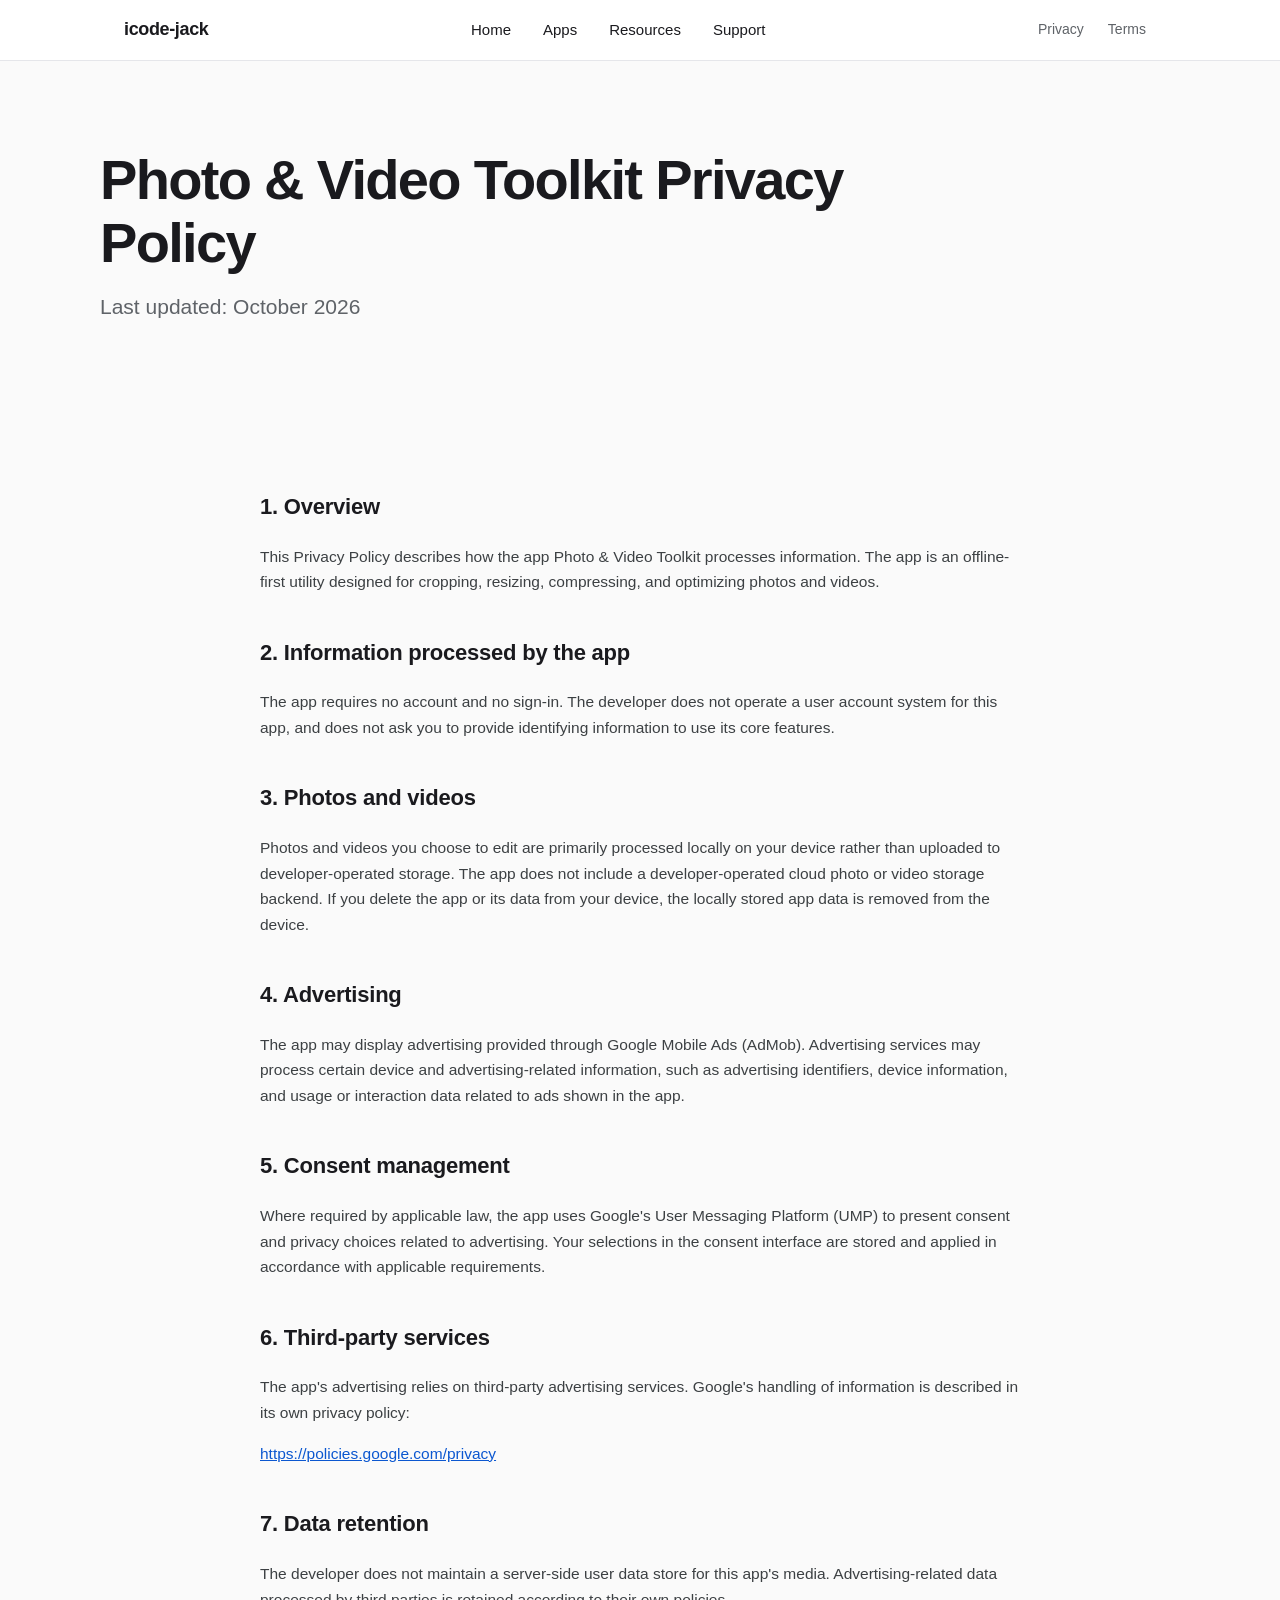
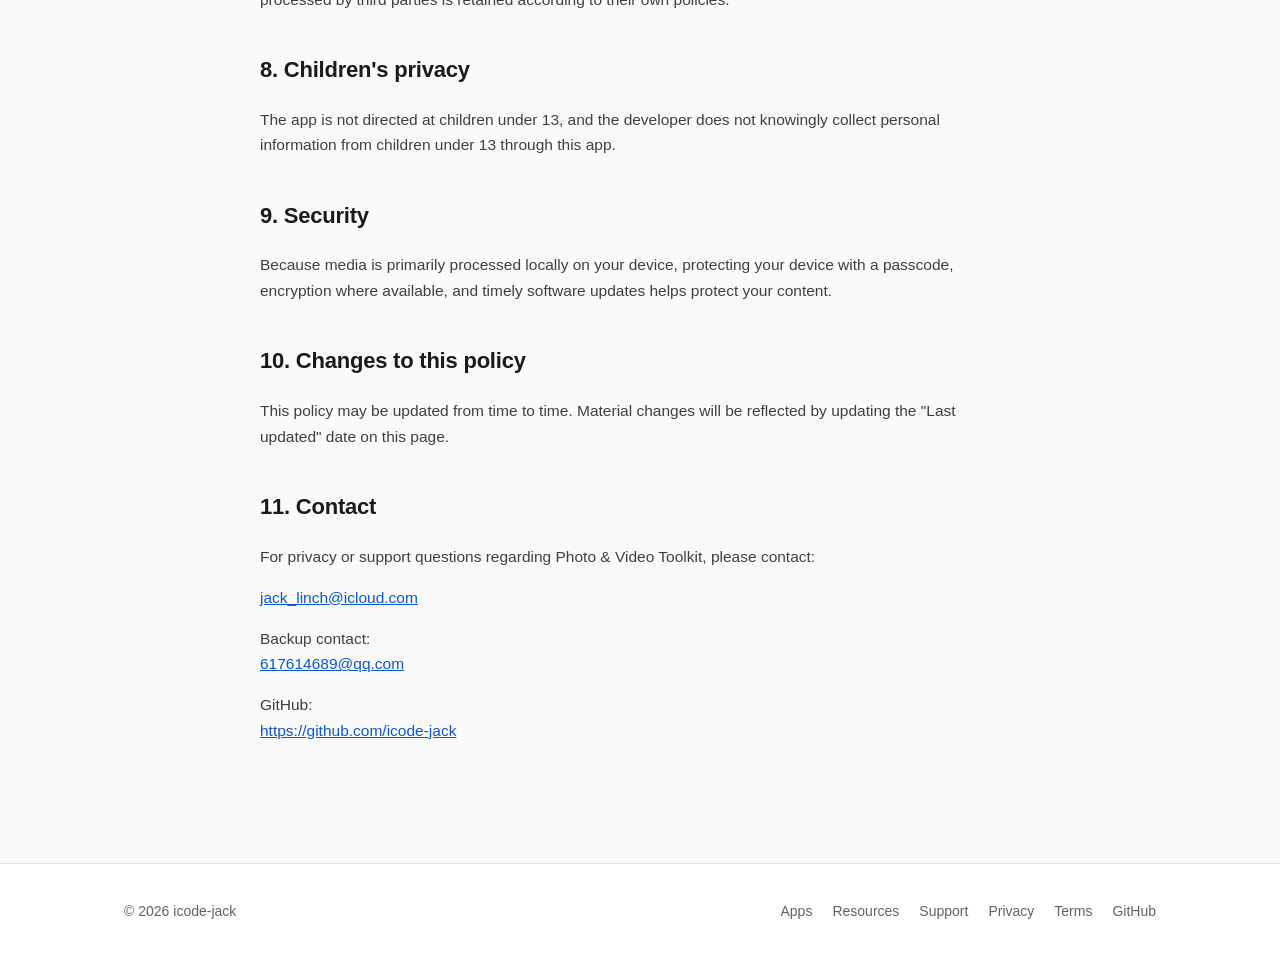
<file: privacy/photo-video-toolkit.html>
<!DOCTYPE html>
<html lang="en">
<head>
  <meta charset="UTF-8">
  <meta name="viewport" content="width=device-width, initial-scale=1">
  <title>Photo &amp; Video Toolkit Privacy Policy</title>
  <meta name="description" content="Privacy Policy for Photo &amp; Video Toolkit by icode-jack.">
  <link rel="canonical" href="https://icode-jack.github.io/privacy/photo-video-toolkit.html">
  <link rel="stylesheet" href="/assets/css/styles.css">
</head>
<body>
  <a class="skip" href="#main">Skip to content</a>

  <header class="site-header">
    <div class="wrap nav">
      <a class="brand" href="/">icode-jack</a>
      <button class="nav-toggle" aria-label="Toggle navigation" aria-expanded="false" aria-controls="site-nav">Menu</button>
      <nav id="site-nav" aria-label="Primary">
        <ul class="nav-links">
          <li><a href="/">Home</a></li>
          <li><a href="/apps/">Apps</a></li>
          <li><a href="/resources/exammocker-mock.html">Resources</a></li>
          <li><a href="/support/">Support</a></li>
          <li class="m-only"><a href="/privacy/photo-video-toolkit.html" aria-current="page">Privacy</a></li>
          <li class="m-only"><a href="/terms/">Terms</a></li>
        </ul>
      </nav>
      <div class="nav-meta">
        <a href="/privacy/photo-video-toolkit.html" aria-current="page">Privacy</a>
        <a href="/terms/">Terms</a>
      </div>
    </div>
  </header>

  <main id="main">
    <section class="hero wrap">
      <h1>Photo &amp; Video Toolkit Privacy Policy</h1>
      <p class="sub">Last updated: October 2026</p>
    </section>

    <section class="section wrap prose">
      <h2>1. Overview</h2>
      <p>This Privacy Policy describes how the app Photo &amp; Video Toolkit processes information. The app is an offline-first utility designed for cropping, resizing, compressing, and optimizing photos and videos.</p>

      <h2>2. Information processed by the app</h2>
      <p>The app requires no account and no sign-in. The developer does not operate a user account system for this app, and does not ask you to provide identifying information to use its core features.</p>

      <h2>3. Photos and videos</h2>
      <p>Photos and videos you choose to edit are primarily processed locally on your device rather than uploaded to developer-operated storage. The app does not include a developer-operated cloud photo or video storage backend. If you delete the app or its data from your device, the locally stored app data is removed from the device.</p>

      <h2>4. Advertising</h2>
      <p>The app may display advertising provided through Google Mobile Ads (AdMob). Advertising services may process certain device and advertising-related information, such as advertising identifiers, device information, and usage or interaction data related to ads shown in the app.</p>

      <h2>5. Consent management</h2>
      <p>Where required by applicable law, the app uses Google's User Messaging Platform (UMP) to present consent and privacy choices related to advertising. Your selections in the consent interface are stored and applied in accordance with applicable requirements.</p>

      <h2>6. Third-party services</h2>
      <p>The app's advertising relies on third-party advertising services. Google's handling of information is described in its own privacy policy:</p>
      <p><a href="https://policies.google.com/privacy" rel="noopener">https://policies.google.com/privacy</a></p>

      <h2>7. Data retention</h2>
      <p>The developer does not maintain a server-side user data store for this app's media. Advertising-related data processed by third parties is retained according to their own policies.</p>

      <h2>8. Children's privacy</h2>
      <p>The app is not directed at children under 13, and the developer does not knowingly collect personal information from children under 13 through this app.</p>

      <h2>9. Security</h2>
      <p>Because media is primarily processed locally on your device, protecting your device with a passcode, encryption where available, and timely software updates helps protect your content.</p>

      <h2>10. Changes to this policy</h2>
      <p>This policy may be updated from time to time. Material changes will be reflected by updating the "Last updated" date on this page.</p>

      <h2>11. Contact</h2>
      <p>For privacy or support questions regarding Photo &amp; Video Toolkit, please contact:</p>
      <p><a href="mailto:jack_linch@icloud.com">jack_linch@icloud.com</a></p>
      <p>Backup contact:<br><a href="mailto:617614689@qq.com">617614689@qq.com</a></p>
      <p>GitHub:<br><a href="https://github.com/icode-jack" rel="noopener">https://github.com/icode-jack</a></p>
    </section>
  </main>

  <footer class="site-footer">
    <div class="wrap foot">
      <div>
        <p class="copy">© <span class="js-year">2026</span> icode-jack</p>
      </div>
      <nav aria-label="Footer">
        <a href="/apps/">Apps</a>
        <a href="/resources/exammocker-mock.html">Resources</a>
        <a href="/support/">Support</a>
        <a href="/privacy/photo-video-toolkit.html">Privacy</a>
        <a href="/terms/">Terms</a>
        <a href="https://github.com/icode-jack" rel="noopener">GitHub</a>
      </nav>
    </div>
  </footer>

  <script src="/assets/js/main.js"></script>
</body>
</html>
</file>
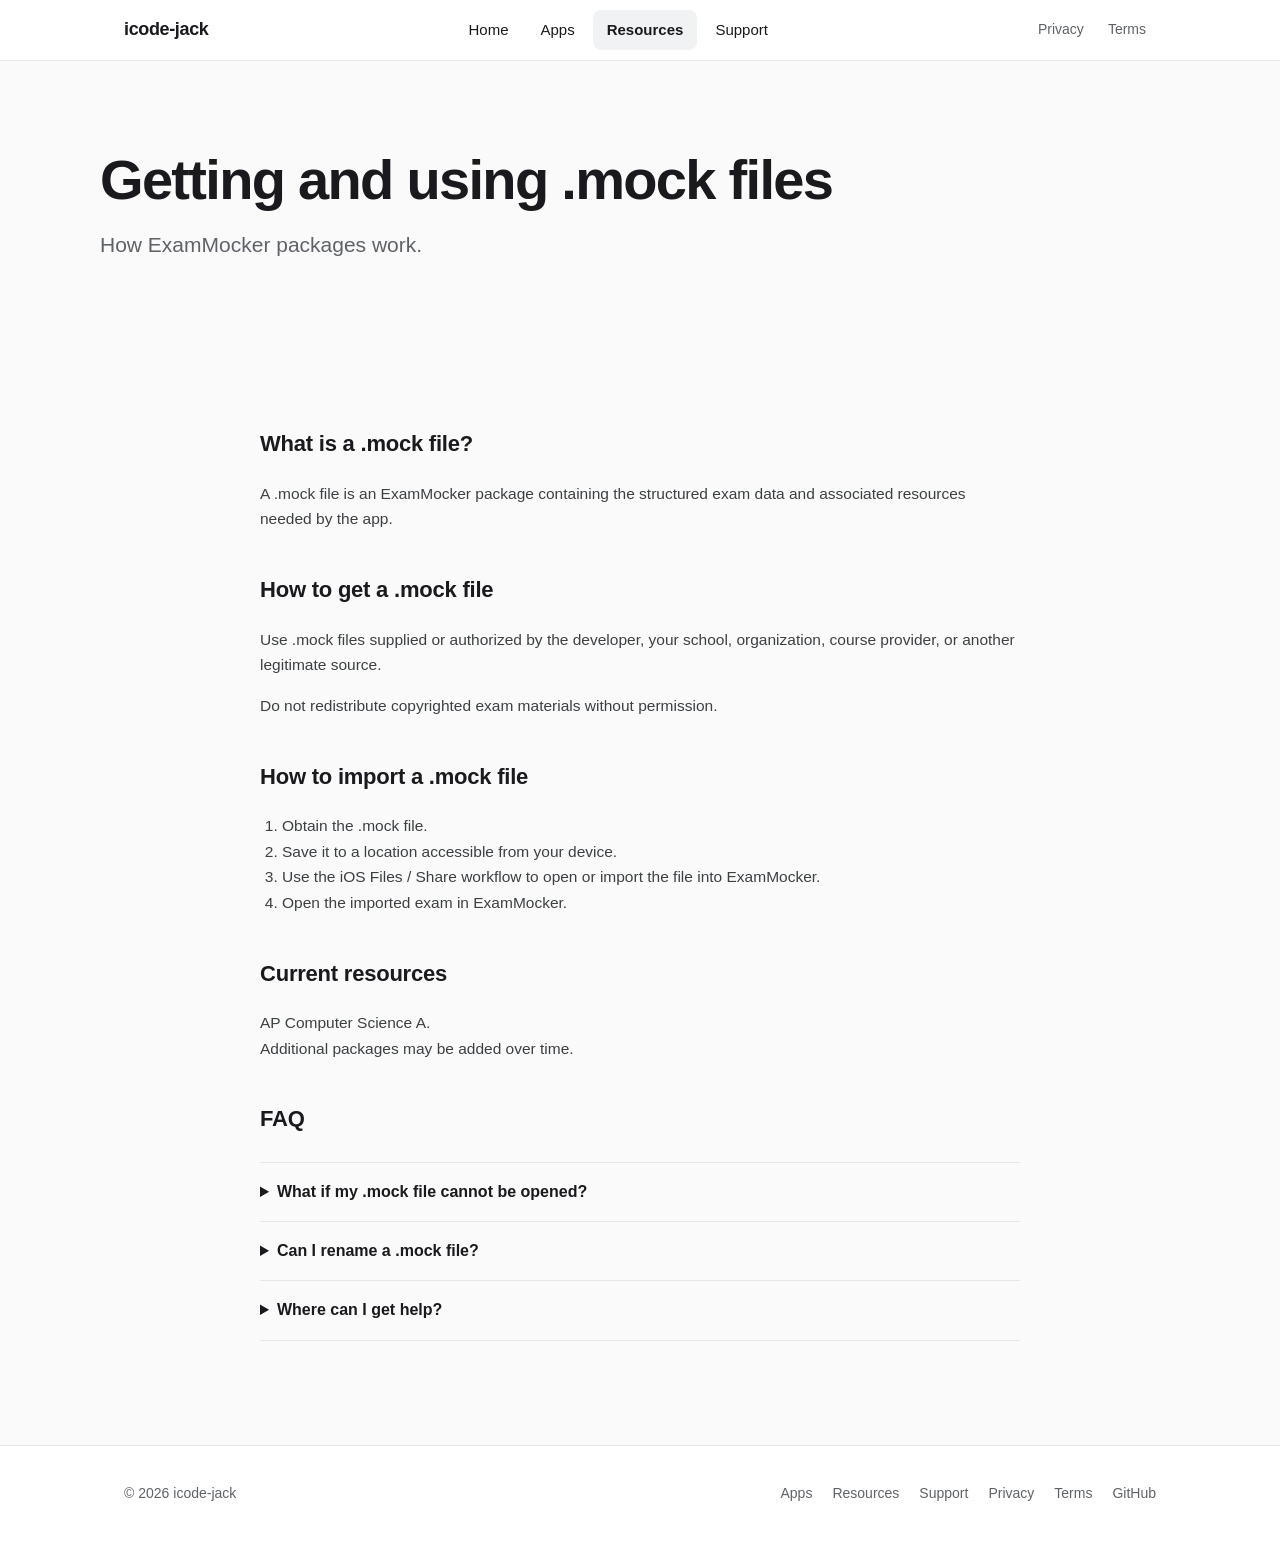
<file: resources/exammocker-mock.html>
<!DOCTYPE html>
<html lang="en">
<head>
  <meta charset="UTF-8">
  <meta name="viewport" content="width=device-width, initial-scale=1">
  <title>ExamMocker .mock Resources</title>
  <meta name="description" content="Getting and using ExamMocker .mock files — what they are, how to import them, supported packages, and FAQ.">
  <link rel="canonical" href="https://icode-jack.github.io/resources/exammocker-mock.html">
  <link rel="stylesheet" href="/assets/css/styles.css">
</head>
<body>
  <a class="skip" href="#main">Skip to content</a>

  <header class="site-header">
    <div class="wrap nav">
      <a class="brand" href="/">icode-jack</a>
      <button class="nav-toggle" aria-label="Toggle navigation" aria-expanded="false" aria-controls="site-nav">Menu</button>
      <nav id="site-nav" aria-label="Primary">
        <ul class="nav-links">
          <li><a href="/">Home</a></li>
          <li><a href="/apps/">Apps</a></li>
          <li><a href="/resources/exammocker-mock.html" aria-current="page">Resources</a></li>
          <li><a href="/support/">Support</a></li>
          <li class="m-only"><a href="/privacy/photo-video-toolkit.html">Privacy</a></li>
          <li class="m-only"><a href="/terms/">Terms</a></li>
        </ul>
      </nav>
      <div class="nav-meta">
        <a href="/privacy/photo-video-toolkit.html">Privacy</a>
        <a href="/terms/">Terms</a>
      </div>
    </div>
  </header>

  <main id="main">
    <section class="hero wrap">
      <h1>Getting and using .mock files</h1>
      <p class="sub">How ExamMocker packages work.</p>
    </section>

    <section class="section wrap prose">
      <h2>What is a .mock file?</h2>
      <p>A .mock file is an ExamMocker package containing the structured exam data and associated resources needed by the app.</p>

      <h2>How to get a .mock file</h2>
      <p>Use .mock files supplied or authorized by the developer, your school, organization, course provider, or another legitimate source.</p>
      <p>Do not redistribute copyrighted exam materials without permission.</p>

      <h2>How to import a .mock file</h2>
      <ol>
        <li>Obtain the .mock file.</li>
        <li>Save it to a location accessible from your device.</li>
        <li>Use the iOS Files / Share workflow to open or import the file into ExamMocker.</li>
        <li>Open the imported exam in ExamMocker.</li>
      </ol>

      <h2>Current resources</h2>
      <p>AP Computer Science A.<br>Additional packages may be added over time.</p>

      <h2>FAQ</h2>
      <div class="faq">
        <details>
          <summary>What if my .mock file cannot be opened?</summary>
          <p>Make sure the file is complete, keeps the .mock extension, and was created for a compatible ExamMocker version. If the problem persists, contact support and include the app version and relevant error details.</p>
        </details>
        <details>
          <summary>Can I rename a .mock file?</summary>
          <p>Keep the .mock extension intact and use files provided for ExamMocker.</p>
        </details>
        <details>
          <summary>Where can I get help?</summary>
          <p>Visit <a href="/support/">Support</a> for help with ExamMocker.</p>
        </details>
      </div>
    </section>
  </main>

  <footer class="site-footer">
    <div class="wrap foot">
      <div>
        <p class="copy">© <span class="js-year">2026</span> icode-jack</p>
      </div>
      <nav aria-label="Footer">
        <a href="/apps/">Apps</a>
        <a href="/resources/exammocker-mock.html">Resources</a>
        <a href="/support/">Support</a>
        <a href="/privacy/photo-video-toolkit.html">Privacy</a>
        <a href="/terms/">Terms</a>
        <a href="https://github.com/icode-jack" rel="noopener">GitHub</a>
      </nav>
    </div>
  </footer>

  <script src="/assets/js/main.js"></script>
</body>
</html>
</file>
<file: assets/css/styles.css>
/* icode-jack — minimal, premium, product-focused. No frameworks, no external fonts. */
:root{
  --bg:#fafafa; --surface:#ffffff; --text:#1a1a1e; --muted:#5f6368;
  --border:#e5e6ea; --accent:#111114; --accent-soft:#f1f2f4;
  --link:#0b57d0; --radius:14px; --max:1080px;
  --shadow:0 1px 2px rgba(16,24,40,.05),0 8px 24px -12px rgba(16,24,40,.12);
}
*{box-sizing:border-box}
html{scroll-behavior:smooth}
body{margin:0;background:var(--bg);color:var(--text);
  font-family:-apple-system,BlinkMacSystemFont,"SF Pro Text","Segoe UI",Helvetica,Arial,"PingFang SC","Hiragino Sans GB","Microsoft YaHei",sans-serif;
  font-size:16px;line-height:1.65;-webkit-font-smoothing:antialiased}
img{max-width:100%;height:auto}
a{color:var(--link)}
.wrap{max-width:var(--max);margin:0 auto;padding:0 24px}
.skip{position:absolute;left:-9999px;top:0;background:#000;color:#fff;padding:8px 14px;z-index:99}
.skip:focus{left:8px;top:8px}
/* Header */
.site-header{background:rgba(255,255,255,.9);backdrop-filter:saturate(1.4) blur(10px);
  border-bottom:1px solid var(--border);position:sticky;top:0;z-index:50}
.nav{display:flex;align-items:center;justify-content:space-between;height:60px;gap:16px}
.brand{font-weight:700;font-size:18px;letter-spacing:-.02em;color:var(--text);text-decoration:none}
.brand span{font-weight:400;color:var(--muted)}
.nav-links{display:flex;align-items:center;gap:4px;list-style:none;margin:0;padding:0}
.nav-links a{display:block;padding:8px 14px;border-radius:8px;color:var(--text);text-decoration:none;font-size:15px}
.nav-links a:hover{background:var(--accent-soft)}
.nav-links a[aria-current="page"]{background:var(--accent-soft);font-weight:600}
.nav-meta{display:flex;gap:4px;align-items:center}
.nav-meta a{font-size:14px;color:var(--muted);text-decoration:none;padding:8px 10px;border-radius:8px}
.nav-meta a:hover{color:var(--text);background:var(--accent-soft)}
.nav-toggle{display:none;background:none;border:1px solid var(--border);border-radius:10px;
  padding:8px 12px;font-size:16px;cursor:pointer;color:var(--text)}
.nav-toggle:focus-visible,a:focus-visible,button:focus-visible{outline:2px solid var(--link);outline-offset:2px}
/* Hero */
.hero{padding:88px 0 56px;text-align:left}
.hero h1{font-size:clamp(32px,5.2vw,56px);line-height:1.12;letter-spacing:-.03em;margin:0 0 16px;max-width:16em}
.hero p.sub{font-size:clamp(17px,2.4vw,21px);color:var(--muted);max-width:34em;margin:0 0 28px}
.cta-row{display:flex;gap:12px;flex-wrap:wrap}
.btn{display:inline-block;padding:12px 22px;border-radius:999px;text-decoration:none;font-weight:600;font-size:15px;border:1px solid transparent}
.btn-primary{background:var(--accent);color:#fff}
.btn-primary:hover{background:#2b2b30}
.btn-ghost{background:var(--surface);border-color:var(--border);color:var(--text)}
.btn-ghost:hover{border-color:#c9ccd2;background:#f6f7f9}
/* Sections / cards */
.section{padding:40px 0}
.section-title{font-size:13px;text-transform:uppercase;letter-spacing:.12em;color:var(--muted);margin:0 0 16px;font-weight:600}
.cards{display:grid;grid-template-columns:repeat(2,1fr);gap:20px}
.card{background:var(--surface);border:1px solid var(--border);border-radius:var(--radius);
  padding:28px;box-shadow:var(--shadow);display:flex;flex-direction:column}
.card .kicker{font-size:13px;color:var(--muted);font-weight:600;letter-spacing:.04em;margin-bottom:8px}
.card h2,.card h3{margin:0 0 8px;font-size:22px;letter-spacing:-.02em}
.card p{color:var(--muted);margin:0 0 16px;font-size:15px}
.tag-list{list-style:none;display:flex;flex-wrap:wrap;gap:8px;margin:0 0 20px;padding:0}
.tag-list li{font-size:13px;background:var(--accent-soft);border:1px solid var(--border);
  border-radius:999px;padding:4px 12px;color:var(--text)}
.card .spacer{flex:1}
.link-more{font-weight:600;font-size:15px}
.status{display:inline-block;font-size:12.5px;font-weight:600;border-radius:999px;padding:3px 12px;margin-bottom:10px}
.status.dev{background:#fff7e6;border:1px solid #f0d48a;color:#8a5f00}
.status.live{background:#e9f7ee;border:1px solid #a8dabb;color:#146c2e}
.soon{background:var(--surface);border:1px dashed var(--border);border-radius:var(--radius);
  padding:36px;text-align:center;color:var(--muted)}
/* Feature blocks */
.split{display:grid;grid-template-columns:1fr 1fr;gap:20px}
.panel{background:var(--surface);border:1px solid var(--border);border-radius:var(--radius);padding:28px;box-shadow:var(--shadow)}
.panel h2{margin-top:0;font-size:20px;letter-spacing:-.01em}
.panel p{color:var(--muted);font-size:15px;margin-bottom:0}
.ratio-grid{display:grid;grid-template-columns:repeat(3,1fr);gap:10px;margin-top:16px}
.ratio{background:var(--accent-soft);border:1px solid var(--border);border-radius:10px;
  padding:14px 6px;text-align:center;font-weight:600;font-size:14px}
/* Steps */
.steps{list-style:none;margin:0;padding:0;display:grid;gap:0}
.steps li{background:var(--surface);border:1px solid var(--border);padding:20px 24px;display:flex;gap:16px;align-items:flex-start}
.steps li:first-child{border-radius:var(--radius) var(--radius) 0 0}
.steps li:last-child{border-radius:0 0 var(--radius) var(--radius)}
.steps li+li{border-top:none}
.step-n{flex:none;width:32px;height:32px;border-radius:50%;background:var(--accent);color:#fff;
  display:flex;align-items:center;justify-content:center;font-weight:700;font-size:14px}
.step-arrow{text-align:center;color:#b9bcc3;font-size:18px;line-height:1;padding:4px 0}
/* Mockup (CSS-only, abstract — not a fake screenshot) */
.mock{border:1px solid var(--border);border-radius:18px;background:linear-gradient(180deg,#fff,#f4f5f7);
  padding:28px;box-shadow:var(--shadow);min-height:220px;display:flex;flex-direction:column;gap:12px;justify-content:center}
.mock .bar{height:10px;border-radius:6px;background:#e8eaee}
.mock .bar.w60{width:60%}.mock .bar.w80{width:80%}.mock .bar.w40{width:40%}
.mock .row{display:flex;gap:10px}
.mock .chip{flex:1;height:64px;border-radius:12px;background:#fff;border:1px solid var(--border)}
.mock .chip.fill{background:#111114;border-color:#111114}
/* Prose */
.prose{max-width:760px}
.prose h2{margin-top:40px;font-size:22px;letter-spacing:-.01em}
.prose p,.prose li{color:#3c4043;font-size:15.5px}
.prose ol,.prose ul{padding-left:22px}
.faq{border-top:1px solid var(--border);margin-top:24px}
.faq details{border-bottom:1px solid var(--border);padding:16px 0}
.faq summary{font-weight:600;cursor:pointer;font-size:16px}
.note{background:#f6f8ff;border:1px solid #d8e2ff;border-radius:12px;padding:18px 20px;font-size:15px;color:#3c4043}
/* Support topics */
.topics{list-style:none;margin:12px 0 16px;padding:0;display:flex;flex-wrap:wrap;gap:8px}
.topics li{font-size:13.5px;border:1px solid var(--border);background:#fff;border-radius:999px;padding:4px 12px;color:#3c4043}
/* Footer */
.site-footer{border-top:1px solid var(--border);background:var(--surface);margin-top:64px;padding:36px 0}
.foot{display:flex;justify-content:space-between;gap:24px;flex-wrap:wrap}
.foot nav{display:flex;gap:20px;flex-wrap:wrap}
.foot a{color:var(--muted);text-decoration:none;font-size:14px}
.foot a:hover{color:var(--text);text-decoration:underline}
.copy{color:var(--muted);font-size:14px;margin:0 0 12px}
/* Reveal */
.reveal{opacity:0;transform:translateY(12px);transition:opacity .5s ease,transform .5s ease}
.reveal.visible{opacity:1;transform:none}
@media (prefers-reduced-motion:reduce){.reveal{opacity:1;transform:none;transition:none}html{scroll-behavior:auto}}
/* Responsive */
@media (max-width:860px){
  .cards,.split{grid-template-columns:1fr}
  .nav-toggle{display:block}
  .nav-links{position:absolute;top:60px;left:0;right:0;background:#fff;flex-direction:column;
    align-items:stretch;padding:8px 16px 16px;border-bottom:1px solid var(--border);display:none}
  .nav-links.open{display:flex}
  .nav-links a{padding:12px}
  .nav-meta{display:none}
  .nav-links .m-only{display:block!important}
  .hero{padding:56px 0 36px}
}
@media (min-width:861px){.nav-links .m-only{display:none!important}}
@media (max-width:430px){
  .wrap{padding:0 18px}
  .card,.panel{padding:22px}
  .hero h1{font-size:32px}
  .ratio-grid{grid-template-columns:repeat(2,1fr)}
}
</file>
